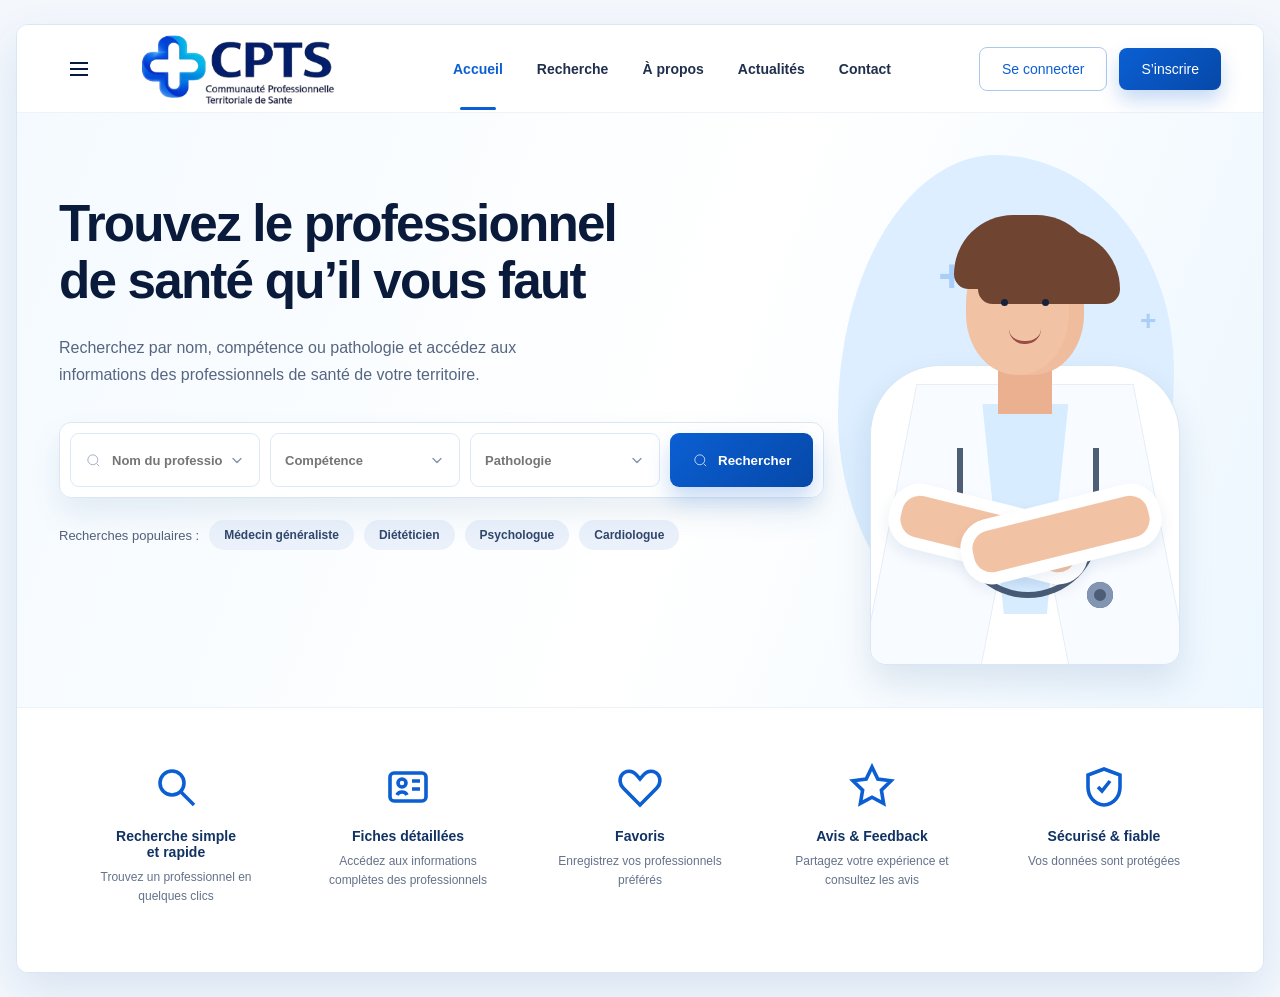
<file: html/index.html>
<!DOCTYPE html>
<html lang="fr">

<head>
    <meta charset="UTF-8" />
    <meta name="viewport" content="width=device-width, initial-scale=1.0" />
    <title>CPTS - Recherche de professionnels de santé</title>
    <link rel="stylesheet" href="../css/index.css">
</head>

<body>
    <main class="page">
        <header id="header">
            <div class="header-left">
                <button class="sidebar-toggle" id="sidebarToggle" aria-label="Ouvrir le menu latéral">
                    <svg width="24" height="24" viewBox="0 0 24 24" fill="none" stroke="currentColor" stroke-width="2">
                        <line x1="3" y1="12" x2="21" y2="12"></line>
                        <line x1="3" y1="6" x2="21" y2="6"></line>
                        <line x1="3" y1="18" x2="21" y2="18"></line>
                    </svg>
                </button>
                <div class="brand">
                    <a href="index.html" class="logo-mark" aria-hidden="true"></a>
                </div>
            </div>

            <nav aria-label="Navigation principale" id="mainNav" style="visibility: hidden;"></nav>

            <div class="header-actions" id="headerActions" style="visibility: hidden;">
                <a href="login.html" class="btn-outline"
                    style="text-decoration: none; display: inline-flex; align-items: center; justify-content: center;">
                    Se connecter
                </a>

                <a href="register.html" class="btn-primary"
                    style="text-decoration: none; display: inline-flex; align-items: center; justify-content: center;">
                    S’inscrire
                </a>
            </div>

            <button class="mobile-toggle" type="button" id="mobileMenu" aria-label="Ouvrir le menu">☰</button>
        </header>

        <section class="hero">
            <div class="hero-content">
                <h1>Trouvez le professionnel<br />de santé qu’il vous faut</h1>
                <p>
                    Recherchez par nom, compétence ou pathologie et accédez aux informations
                    des professionnels de santé de votre territoire.
                </p>

                <form class="search-panel" id="search" autocomplete="on">
                    <label class="field">
                        <svg viewBox="0 0 24 24" fill="none" stroke="currentColor">
                            <circle cx="11" cy="11" r="7"></circle>
                            <path d="M20 20l-3.5-3.5"></path>
                        </svg>
                        <input id="nameInput" type="text" placeholder="Nom du professionnel" />
                    </label>

                    <label class="field">
                        <div class="custom-select">
                            <input id="skillInput" type="text" placeholder="Compétence" autocomplete="on" />
                            <ul id="skillsList" class="dropdown-list"></ul>
                        </div>
                    </label>

                    <label class="field">
                        <div class="custom-select">
                            <input id="pathologyInput" type="text" placeholder="Pathologie" autocomplete="on" />
                            <ul id="pathologyList" class="dropdown-list"></ul>
                        </div>
                    </label>

                    <button class="search-btn" type="submit">
                        <svg width="17" height="17" viewBox="0 0 24 24" fill="none" stroke="currentColor">
                            <circle cx="11" cy="11" r="7"></circle>
                            <path d="M20 20l-3.5-3.5"></path>
                        </svg>
                        Rechercher
                    </button>
                </form>

                <div class="popular" aria-label="Recherches populaires">
                    <span>Recherches populaires :</span>
                    <button class="chip" type="button">Médecin généraliste</button>
                    <button class="chip" type="button">Diététicien</button>
                    <button class="chip" type="button">Psychologue</button>
                    <button class="chip" type="button">Cardiologue</button>
                </div>
            </div>

            <div class="doctor-visual" aria-hidden="true">
                <div class="blob"></div>
                <span class="plus one">+</span>
                <span class="plus two">+</span>
                <span class="plus three">+</span>

                <div class="doctor-card">
                    <div class="doctor-face">
                        <span class="eye left"></span>
                        <span class="eye right"></span>
                        <span class="smile"></span>
                    </div>
                    <div class="neck"></div>
                    <div class="body">
                        <div class="shirt"></div>
                        <div class="stethoscope"></div>
                    </div>
                    <div class="arms"></div>
                </div>
            </div>
        </section>

        <section class="features" aria-label="Fonctionnalités principales">
            <article class="feature">
                <div class="feature-icon">
                    <svg viewBox="0 0 24 24" fill="none" stroke="currentColor">
                        <circle cx="10" cy="10" r="6"></circle>
                        <path d="M14.5 14.5L21 21"></path>
                    </svg>
                </div>
                <h3>Recherche simple<br />et rapide</h3>
                <p>Trouvez un professionnel en quelques clics</p>
            </article>

            <article class="feature">
                <div class="feature-icon">
                    <svg viewBox="0 0 24 24" fill="none" stroke="currentColor">
                        <rect x="3" y="5" width="18" height="14" rx="2"></rect>
                        <circle cx="9" cy="10" r="2"></circle>
                        <path d="M6.5 16c.9-2 4.1-2 5 0"></path>
                        <path d="M14 9h4M14 13h4"></path>
                    </svg>
                </div>
                <h3>Fiches détaillées</h3>
                <p>Accédez aux informations complètes des professionnels</p>
            </article>

            <article class="feature">
                <div class="feature-icon">
                    <svg viewBox="0 0 24 24" fill="none" stroke="currentColor">
                        <path
                            d="M20.8 5.6c-1.8-2.1-5-1.9-6.8.1L12 8l-2-2.3C8.2 3.7 5 3.5 3.2 5.6c-1.7 2-1.5 5 .4 6.9L12 21l8.4-8.5c1.9-1.9 2.1-4.9.4-6.9z">
                        </path>
                    </svg>
                </div>
                <h3>Favoris</h3>
                <p>Enregistrez vos professionnels préférés</p>
            </article>

            <article class="feature">
                <div class="feature-icon">
                    <svg viewBox="0 0 24 24" fill="none" stroke="currentColor">
                        <path d="M12 2l2.9 6 6.6.9-4.8 4.7 1.1 6.6L12 17.1 6.2 20.2l1.1-6.6-4.8-4.7 6.6-.9L12 2z">
                        </path>
                    </svg>
                </div>
                <h3>Avis & Feedback</h3>
                <p>Partagez votre expérience et consultez les avis</p>
            </article>

            <article class="feature">
                <div class="feature-icon">
                    <svg viewBox="0 0 24 24" fill="none" stroke="currentColor">
                        <path d="M12 3l8 3v6c0 5-3.4 8.7-8 9-4.6-.3-8-4-8-9V6l8-3z"></path>
                        <path d="M9 12l2 2 4-5"></path>
                    </svg>
                </div>
                <h3>Sécurisé & fiable</h3>
                <p>Vos données sont protégées</p>
            </article>
        </section>
    </main>

    <div class="toast" id="toast">Recherche lancée</div>

    <script>
        const header = document.getElementById("header");
        const mobileMenu = document.getElementById("mobileMenu");
        const form = document.getElementById("search");
        const toast = document.getElementById("toast");
        const chips = document.querySelectorAll(".chip");
        const nameInput = document.getElementById("nameInput");
        const skillInput = document.getElementById("skillInput");

        mobileMenu.addEventListener("click", () => {
            header.classList.toggle("menu-open");
            mobileMenu.textContent = header.classList.contains("menu-open") ? "×" : "☰";
        });

        function showToast(message) {
            toast.textContent = message;
            toast.classList.add("show");
            setTimeout(() => toast.classList.remove("show"), 2200);
        }

        form.addEventListener("submit", (event) => {
            event.preventDefault();

            const name = nameInput.value.trim();
            const skill = skillInput.value.trim();
            const pathology = document.getElementById("pathologyInput").value.trim();

            if (!name && !skill && !pathology) {
                showToast("Veuillez saisir une recherche");
                return;
            }

            const params = new URLSearchParams();

            if (name) {
                params.set("name", name);
            }

            if (skill) {
                params.set("skill", skill);
            }

            if (pathology) {
                params.set("pathology", pathology);
            }

            window.location.href = `recherche.html?${params.toString()}`;
        });

        chips.forEach((chip) => {
            chip.addEventListener("click", () => {
                skillInput.value = chip.textContent.trim();
                showToast(`Filtre sélectionné : ${chip.textContent.trim()}`);
            });
        });
    </script>

    <div class="sidebar-overlay" id="sidebarOverlay"></div>

    <aside class="app-sidebar" id="appSidebar">
        <div class="sidebar-header">
            <div class="brand">
                <a href="index.html" class="logo-mark" aria-hidden="true" style="width: 120px; height: 30px;"></a>
            </div>
            <button class="close-sidebar" id="closeSidebar">&times;</button>
        </div>

        <div id="sidebarLinks"></div>
    </aside>

    <script src="../js/main.js"></script>
    <script src="../js/script.js"></script>

    <script>
        async function updateHeaderAuth() {
            const headerActions = document.getElementById("headerActions");
            const mainNav = document.getElementById("mainNav");
            const sidebarLinks = document.getElementById("sidebarLinks");

            if (!headerActions) return;

            try {
                const response = await fetch("../php/checkAuth.php", {
                    cache: "no-store"
                });

                const data = await response.json();

                if (data.connected) {
                    headerActions.innerHTML = `
                    <a href="../php/monprofil.php" class="btn-outline"
                        style="text-decoration: none; display: inline-flex; align-items: center; justify-content: center;">
                        Mon profil
                    </a>

                    <a href="../php/logout.php" class="btn-primary"
                        style="text-decoration: none; display: inline-flex; align-items: center; justify-content: center;">
                        Déconnexion
                    </a>
                `;

                    if (data.role === "doctor") {
                        mainNav.innerHTML = `
                        <a href="index.html" class="active">Accueil</a>
                        <a href="apropos.html">À propos</a>
                        <a href="actualite.html">Actualités</a>
                        <a href="contact.html">Contact</a>
                    `;

                        if (sidebarLinks) {
                            sidebarLinks.innerHTML = `
                            <a href="../php/monprofil.php" class="nav-item active">Mon profil</a>
                            <a href="../php/monprofil.php#professional-info" class="nav-item">Mes informations professionnelles</a>
                            <a href="rendezvous.html" class="nav-item">Mes rendez-vous patients</a>
                            <a href="../php/logout.php" class="nav-item logout">Déconnexion</a>
                        `;
                        }
                    } else {
                        mainNav.innerHTML = `
                        <a href="index.html" class="active">Accueil</a>
                        <a href="recherche.html">Recherche</a>
                        <a href="apropos.html">À propos</a>
                        <a href="actualite.html">Actualités</a>
                        <a href="contact.html">Contact</a>
                    `;

                        if (sidebarLinks) {
                            sidebarLinks.innerHTML = `
                            <a href="../php/monprofil.php" class="nav-item active">Mon profil</a>
                            <a href="favoris.html" class="nav-item">Mes favoris</a>
                            <a href="rendezvous.html" class="nav-item">Mes rendez-vous</a>
                            <a href="../php/logout.php" class="nav-item logout">Déconnexion</a>
                        `;
                        }
                    }

                } else {
                    headerActions.innerHTML = `
                    <a href="login.html" class="btn-outline"
                        style="text-decoration: none; display: inline-flex; align-items: center; justify-content: center;">
                        Se connecter
                    </a>

                    <a href="register.html" class="btn-primary"
                        style="text-decoration: none; display: inline-flex; align-items: center; justify-content: center;">
                        S’inscrire
                    </a>
                `;

                    mainNav.innerHTML = `
                    <a href="index.html" class="active">Accueil</a>
                    <a href="recherche.html">Recherche</a>
                    <a href="apropos.html">À propos</a>
                    <a href="actualite.html">Actualités</a>
                    <a href="contact.html">Contact</a>
                `;

                    if (sidebarLinks) {
                        sidebarLinks.innerHTML = `
                    <a href="../php/monprofil.php" class="nav-item active">Mon profil</a>
                    <a href="favoris.html" class="nav-item">Mes favoris</a>
                    <a href="rendezvous.html" class="nav-item">Mes rendez-vous</a>
    `;
                    }
                }

                headerActions.style.visibility = "visible";
                mainNav.style.visibility = "visible";

            } catch (error) {
                console.error("Erreur vérification connexion:", error);
                mainNav.innerHTML = `
    <a href="index.html" class="active">Accueil</a>
    <a href="recherche.html">Recherche</a>
    <a href="apropos.html">À propos</a>
    <a href="actualite.html">Actualités</a>
    <a href="contact.html">Contact</a>
`;

                headerActions.style.visibility = "visible";
                mainNav.style.visibility = "visible";
            }
        }

        updateHeaderAuth();
    </script>
</body>

</html>
</file>
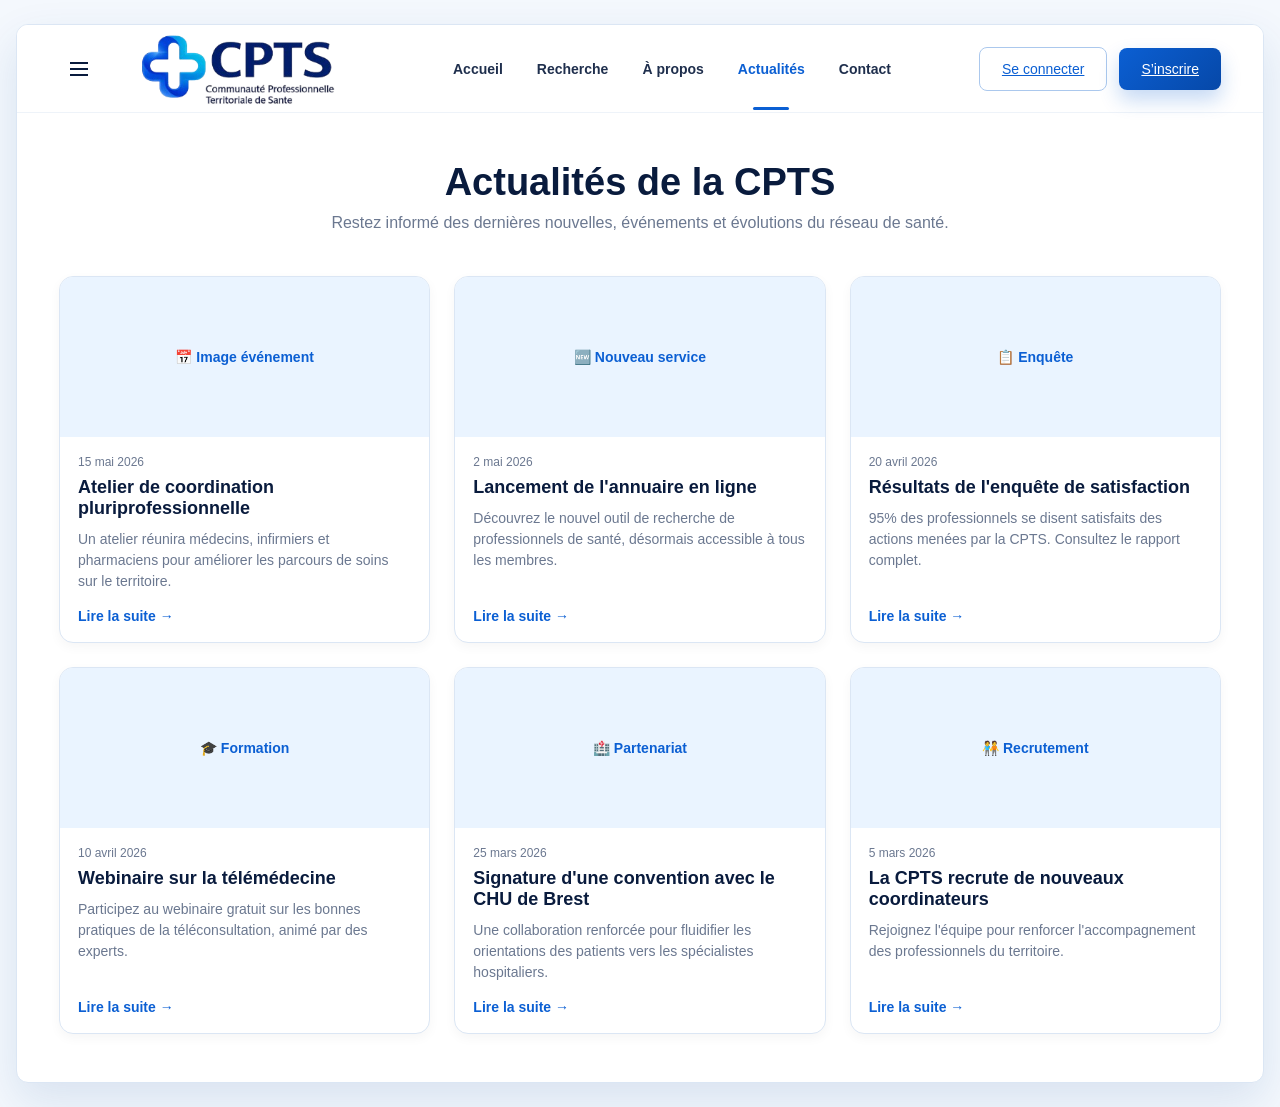
<file: html/actualite.html>
<!DOCTYPE html>
<html lang="fr">
<head>
    <meta charset="UTF-8" />
    <meta name="viewport" content="width=device-width, initial-scale=1.0" />
    <title>CPTS - Actualités</title>
    <link rel="stylesheet" href="../css/index.css" />
    <style>
        /* Styles spécifiques à la page actualités */
        .news-header {
            padding: 48px 42px 20px;
            text-align: center;
        }
        
        .news-header h1 {
            font-size: 38px;
            margin-bottom: 10px;
            color: var(--text);
        }
        .news-header p {
            color: var(--muted);
        }
        .news-grid {
            display: grid;
            grid-template-columns: repeat(auto-fill, minmax(280px, 1fr));
            gap: 24px;
            padding: 24px 42px 48px;
        }
        .news-card {
            background: var(--white);
            border: 1px solid var(--border);
            border-radius: 14px;
            overflow: hidden;
            box-shadow: 0 4px 12px rgba(0,0,0,0.04);
            transition: transform 0.2s;
            display: flex;
            flex-direction: column;
        }
        .news-card:hover {
            transform: translateY(-4px);
            box-shadow: 0 12px 24px rgba(0,0,0,0.08);
        }
        .news-card-img {
            width: 100%;
            height: 160px;
            background: #eaf4ff;
            display: flex;
            align-items: center;
            justify-content: center;
            color: var(--primary);
            font-size: 14px;
            font-weight: 600;
        }
        .news-card-body {
            padding: 18px;
            flex: 1;
            display: flex;
            flex-direction: column;
        }
        .news-date {
            font-size: 12px;
            color: var(--muted);
            margin-bottom: 8px;
        }
        .news-card-title {
            font-size: 18px;
            font-weight: 700;
            margin-bottom: 10px;
            color: var(--text);
        }
        .news-card-text {
            font-size: 14px;
            color: var(--muted);
            line-height: 1.5;
            flex: 1;
        }
        .news-card-link {
            margin-top: 16px;
            color: var(--primary);
            font-weight: 600;
            text-decoration: none;
            display: inline-flex;
            align-items: center;
            gap: 6px;
            font-size: 14px;
        }
        .news-card-link:hover {
            text-decoration: underline;
        }
        @media (max-width: 760px) {
            .news-header, .news-grid {
                padding-left: 24px;
                padding-right: 24px;
            }
        }
    </style>
</head>
<body>
    <main class="page">
        <!-- En-tête identique aux autres pages -->
        <header id="header">
            <div class="header-left">
                <button class="sidebar-toggle" id="sidebarToggle" aria-label="Ouvrir le menu latéral">
                    <svg width="24" height="24" viewBox="0 0 24 24" fill="none" stroke="currentColor" stroke-width="2">
                        <line x1="3" y1="12" x2="21" y2="12"></line>
                        <line x1="3" y1="6" x2="21" y2="6"></line>
                        <line x1="3" y1="18" x2="21" y2="18"></line>
                    </svg>
                </button>
                <div class="brand">
                    <a href="index.html" class="logo-mark" aria-hidden="true"></a>
                </div>
            </div>

            <nav aria-label="Navigation principale">
                <a href="index.html">Accueil</a>
                <a href="recherche.html">Recherche</a>
                <a href="apropos.html">À propos</a>
                <a href="actualite.html" class="active">Actualités</a>
                <a href="contact.html">Contact</a>
            </nav>

            <div class="header-actions">
                <a href="login.html" class="btn-outline">Se connecter</a>
                <a href="register.html" class="btn-primary">S’inscrire</a>
            </div>

            <button class="mobile-toggle" type="button" id="mobileMenu" aria-label="Ouvrir le menu">☰</button>
        </header>

        <!-- Section actualités -->
        <div class="news-header">
            <h1>Actualités de la CPTS</h1>
            <p>Restez informé des dernières nouvelles, événements et évolutions du réseau de santé.</p>
        </div>

        <div class="news-grid">
            <!-- Article 1 -->
            <article class="news-card">
                <div class="news-card-img">📅 Image événement</div>
                <div class="news-card-body">
                    <span class="news-date">15 mai 2026</span>
                    <h3 class="news-card-title">Atelier de coordination pluriprofessionnelle</h3>
                    <p class="news-card-text">
                        Un atelier réunira médecins, infirmiers et pharmaciens pour améliorer les parcours de soins sur le territoire.
                    </p>
                    <a href="#" class="news-card-link">Lire la suite →</a>
                </div>
            </article>

            <!-- Article 2 -->
            <article class="news-card">
                <div class="news-card-img">🆕 Nouveau service</div>
                <div class="news-card-body">
                    <span class="news-date">2 mai 2026</span>
                    <h3 class="news-card-title">Lancement de l'annuaire en ligne</h3>
                    <p class="news-card-text">
                        Découvrez le nouvel outil de recherche de professionnels de santé, désormais accessible à tous les membres.
                    </p>
                    <a href="#" class="news-card-link">Lire la suite →</a>
                </div>
            </article>

            <!-- Article 3 -->
            <article class="news-card">
                <div class="news-card-img">📋 Enquête</div>
                <div class="news-card-body">
                    <span class="news-date">20 avril 2026</span>
                    <h3 class="news-card-title">Résultats de l'enquête de satisfaction</h3>
                    <p class="news-card-text">
                        95% des professionnels se disent satisfaits des actions menées par la CPTS. Consultez le rapport complet.
                    </p>
                    <a href="#" class="news-card-link">Lire la suite →</a>
                </div>
            </article>

            <!-- Article 4 -->
            <article class="news-card">
                <div class="news-card-img">🎓 Formation</div>
                <div class="news-card-body">
                    <span class="news-date">10 avril 2026</span>
                    <h3 class="news-card-title">Webinaire sur la télémédecine</h3>
                    <p class="news-card-text">
                        Participez au webinaire gratuit sur les bonnes pratiques de la téléconsultation, animé par des experts.
                    </p>
                    <a href="#" class="news-card-link">Lire la suite →</a>
                </div>
            </article>

            <!-- Article 5 -->
            <article class="news-card">
                <div class="news-card-img">🏥 Partenariat</div>
                <div class="news-card-body">
                    <span class="news-date">25 mars 2026</span>
                    <h3 class="news-card-title">Signature d'une convention avec le CHU de Brest</h3>
                    <p class="news-card-text">
                        Une collaboration renforcée pour fluidifier les orientations des patients vers les spécialistes hospitaliers.
                    </p>
                    <a href="#" class="news-card-link">Lire la suite →</a>
                </div>
            </article>

            <!-- Article 6 -->
            <article class="news-card">
                <div class="news-card-img">🧑‍🤝‍🧑 Recrutement</div>
                <div class="news-card-body">
                    <span class="news-date">5 mars 2026</span>
                    <h3 class="news-card-title">La CPTS recrute de nouveaux coordinateurs</h3>
                    <p class="news-card-text">
                        Rejoignez l'équipe pour renforcer l'accompagnement des professionnels du territoire.
                    </p>
                    <a href="#" class="news-card-link">Lire la suite →</a>
                </div>
            </article>
        </div>
    </main>

    <!-- Sidebar (identique aux autres pages) -->
    <div class="sidebar-overlay" id="sidebarOverlay"></div>
    <aside class="app-sidebar" id="appSidebar">
        <div class="sidebar-header">
            <div class="brand">
                <a href="index.html" class="logo-mark" aria-hidden="true" style="width: 120px; height: 30px;"></a>
            </div>
            <button class="close-sidebar" id="closeSidebar">&times;</button>
        </div>
        <a href="#" class="nav-item">
            <svg viewBox="0 0 24 24" fill="none" stroke="currentColor">
                <path d="M20 21v-2a4 4 0 0 0-4-4H8a4 4 0 0 0-4 4v2"></path>
                <circle cx="12" cy="7" r="4"></circle>
            </svg>
            Mon profil
        </a>
        <a href="#" class="nav-item">
            <svg viewBox="0 0 24 24" fill="none" stroke="currentColor">
                <path d="M20.8 5.6c-1.8-2.1-5-1.9-6.8.1L12 8l-2-2.3C8.2 3.7 5 3.5 3.2 5.6c-1.7 2-1.5 5 .4 6.9L12 21l8.4-8.5c1.9-1.9 2.1-4.9.4-6.9z"/>
            </svg>
            Mes favoris
        </a>
        <a href="#" class="nav-item">
            <svg viewBox="0 0 24 24" fill="none" stroke="currentColor">
                <rect x="3" y="4" width="18" height="18" rx="2" ry="2"></rect>
                <line x1="16" y1="2" x2="16" y2="6"></line>
                <line x1="8" y1="2" x2="8" y2="6"></line>
                <line x1="3" y1="10" x2="21" y2="10"></line>
            </svg>
            Mes rendez-vous
        </a>
        <a href="login.html" class="nav-item logout">
            <svg viewBox="0 0 24 24" fill="none" stroke="currentColor">
                <path d="M9 21H5a2 2 0 0 1-2-2V5a2 2 0 0 1 2-2h4"></path>
                <polyline points="16 17 21 12 16 7"></polyline>
                <line x1="21" y1="12" x2="9" y2="12"></line>
            </svg>
            Déconnexion
        </a>
    </aside>

    <script src="../js/main.js"></script>
    <script>
        // Gestion du menu mobile
        const header = document.getElementById("header");
        const mobileMenu = document.getElementById("mobileMenu");
        mobileMenu.addEventListener("click", () => {
            header.classList.toggle("menu-open");
            mobileMenu.textContent = header.classList.contains("menu-open") ? "×" : "☰";
        });
    </script>
</body>
</html>
</file>
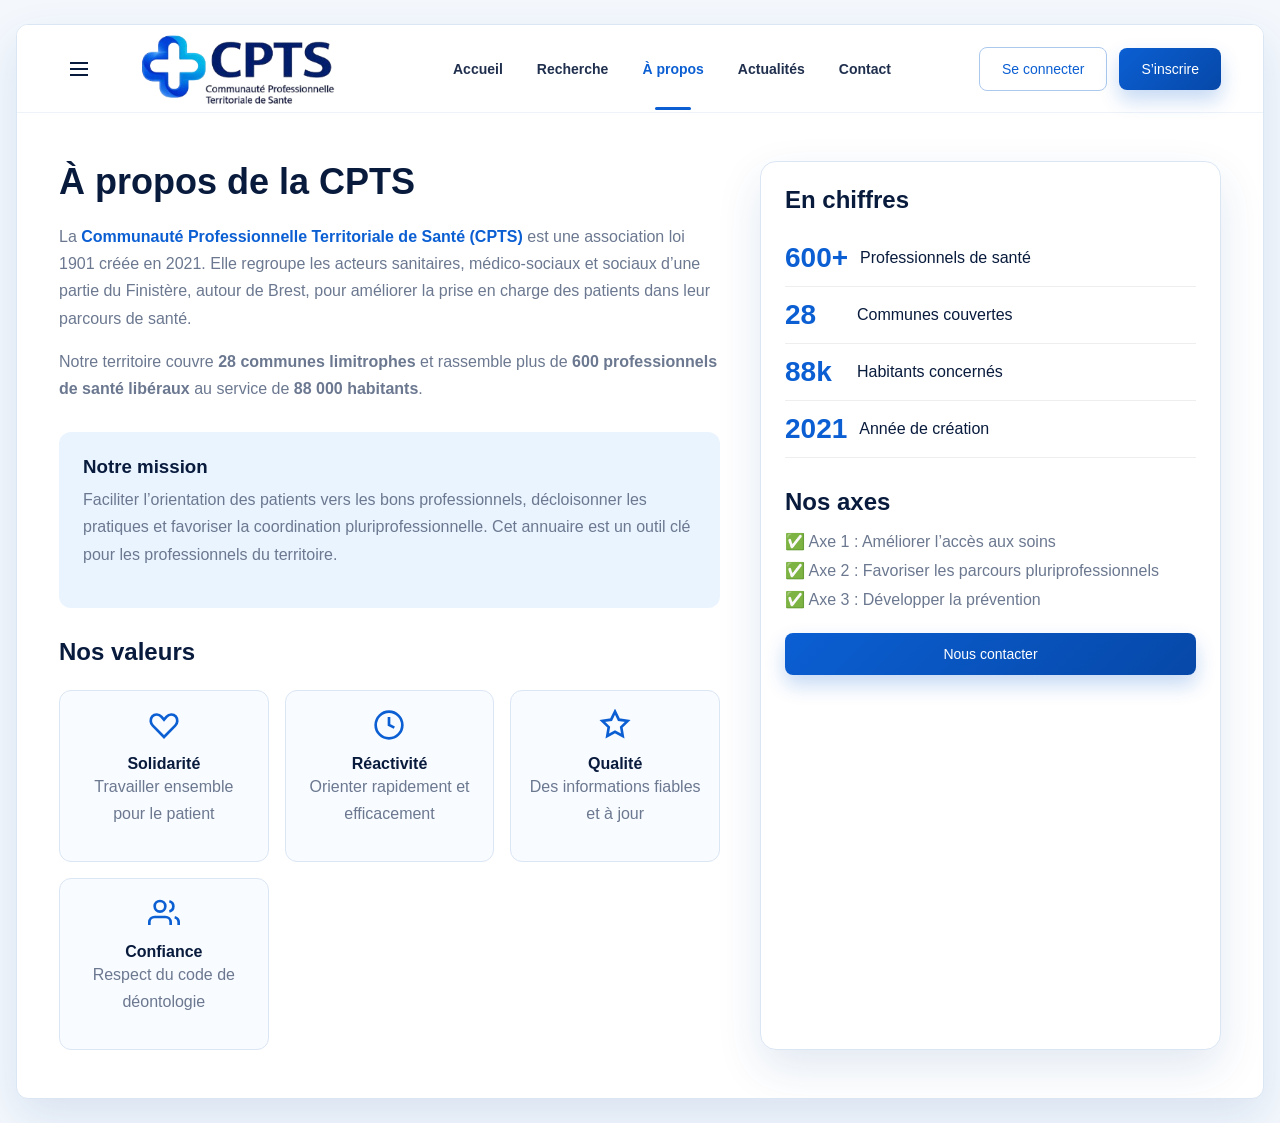
<file: html/apropos.html>
<!DOCTYPE html>
<html lang="fr">

<head>
    <meta charset="UTF-8" />
    <meta name="viewport" content="width=device-width, initial-scale=1.0" />
    <title>CPTS - À propos</title>
    <link rel="stylesheet" href="../css/index.css" />
    <style>
        /* Ajustements spécifiques à la page À propos */
        .about-layout {
            display: flex;
            flex-wrap: wrap;
            gap: 40px;
            padding: 48px 42px;
        }

        .about-text {
            flex: 1 1 500px;
        }

        .about-text h1 {
            font-size: 36px;
            margin-bottom: 20px;
            color: var(--text);
        }

        .about-text p {
            color: var(--muted);
            line-height: 1.7;
            margin-bottom: 16px;
        }

        .about-text .highlight {
            color: var(--primary);
            font-weight: 700;
        }

        .about-side {
            flex: 1 1 300px;
            background: var(--white);
            border-radius: 16px;
            padding: 24px;
            box-shadow: var(--shadow);
            border: 1px solid var(--border);
        }

        .about-side h2 {
            margin-bottom: 16px;
        }

        .stat-item {
            display: flex;
            align-items: center;
            gap: 12px;
            padding: 12px 0;
            border-bottom: 1px solid #eee;
        }

        .stat-item:last-child {
            border-bottom: none;
        }

        .stat-number {
            font-size: 28px;
            font-weight: 800;
            color: var(--primary);
            min-width: 60px;
        }

        .mission-box {
            background: var(--primary-light);
            border-radius: 12px;
            padding: 24px;
            margin: 30px 0;
        }

        .mission-box h3 {
            margin-bottom: 8px;
        }

        .values-grid {
            display: grid;
            grid-template-columns: repeat(auto-fit, minmax(180px, 1fr));
            gap: 16px;
            margin-top: 24px;
        }

        .value-card {
            background: #f8fbff;
            border: 1px solid var(--border);
            border-radius: 12px;
            padding: 18px;
            text-align: center;
        }

        .value-card svg {
            width: 32px;
            height: 32px;
            margin-bottom: 10px;
            color: var(--primary);
        }

        @media (max-width: 760px) {
            .about-layout {
                flex-direction: column;
                padding: 30px 24px;
            }
        }
    </style>
</head>

<body>
    <main class="page">
        <!-- En-tête identique aux autres pages -->
        <header id="header">
            <div class="header-left">
                <button class="sidebar-toggle" id="sidebarToggle" aria-label="Ouvrir le menu latéral">
                    <svg width="24" height="24" viewBox="0 0 24 24" fill="none" stroke="currentColor" stroke-width="2">
                        <line x1="3" y1="12" x2="21" y2="12"></line>
                        <line x1="3" y1="6" x2="21" y2="6"></line>
                        <line x1="3" y1="18" x2="21" y2="18"></line>
                    </svg>
                </button>

                <div class="brand">
                    <a href="index.html" class="logo-mark" aria-hidden="true"></a>
                </div>
            </div>

            <nav aria-label="Navigation principale" id="mainNav" style="visibility: hidden;"></nav>


            <div class="header-actions" id="headerActions" style="visibility: hidden;"></div>

            <button class="mobile-toggle" type="button" id="mobileMenu" aria-label="Ouvrir le menu">☰</button>
        </header>

        <!-- Contenu principal -->
        <div class="about-layout">
            <div class="about-text">
                <h1>À propos de la CPTS</h1>
                <p>
                    La <span class="highlight">Communauté Professionnelle Territoriale de Santé (CPTS)</span>
                    est une association loi 1901 créée en 2021. Elle regroupe les acteurs sanitaires, médico-sociaux et
                    sociaux d’une partie du Finistère, autour de Brest, pour améliorer la prise en charge des patients
                    dans leur parcours de santé.
                </p>
                <p>
                    Notre territoire couvre <strong>28 communes limitrophes</strong> et rassemble plus de
                    <strong>600 professionnels de santé libéraux</strong> au service de <strong>88 000
                        habitants</strong>.
                </p>

                <div class="mission-box">
                    <h3>Notre mission</h3>
                    <p>
                        Faciliter l’orientation des patients vers les bons professionnels, décloisonner les pratiques
                        et favoriser la coordination pluriprofessionnelle. Cet annuaire est un outil clé pour les
                        professionnels du territoire.
                    </p>
                </div>

                <h2>Nos valeurs</h2>
                <div class="values-grid">
                    <div class="value-card">
                        <svg viewBox="0 0 24 24" fill="none" stroke="currentColor" stroke-width="2">
                            <path
                                d="M20.8 5.6c-1.8-2.1-5-1.9-6.8.1L12 8l-2-2.3C8.2 3.7 5 3.5 3.2 5.6c-1.7 2-1.5 5 .4 6.9L12 21l8.4-8.5c1.9-1.9 2.1-4.9.4-6.9z" />
                        </svg>
                        <h4>Solidarité</h4>
                        <p>Travailler ensemble pour le patient</p>
                    </div>
                    <div class="value-card">
                        <svg viewBox="0 0 24 24" fill="none" stroke="currentColor" stroke-width="2">
                            <circle cx="12" cy="12" r="10" />
                            <path d="M12 6v6l4 2" />
                        </svg>
                        <h4>Réactivité</h4>
                        <p>Orienter rapidement et efficacement</p>
                    </div>
                    <div class="value-card">
                        <svg viewBox="0 0 24 24" fill="none" stroke="currentColor" stroke-width="2">
                            <path d="M12 2l2.9 6 6.6.9-4.8 4.7 1.1 6.6L12 17.1 6.2 20.2l1.1-6.6-4.8-4.7 6.6-.9L12 2z" />
                        </svg>
                        <h4>Qualité</h4>
                        <p>Des informations fiables et à jour</p>
                    </div>
                    <div class="value-card">
                        <svg viewBox="0 0 24 24" fill="none" stroke="currentColor" stroke-width="2">
                            <path d="M17 21v-2a4 4 0 0 0-4-4H5a4 4 0 0 0-4 4v2" />
                            <circle cx="9" cy="7" r="4" />
                            <path d="M23 21v-2a4 4 0 0 0-3-3.87" />
                            <path d="M16 3.13a4 4 0 0 1 0 7.75" />
                        </svg>
                        <h4>Confiance</h4>
                        <p>Respect du code de déontologie</p>
                    </div>
                </div>
            </div>

            <!-- Colonne latérale avec chiffres clés -->
            <aside class="about-side">
                <h2>En chiffres</h2>
                <div class="stat-item">
                    <span class="stat-number">600+</span>
                    <span>Professionnels de santé</span>
                </div>
                <div class="stat-item">
                    <span class="stat-number">28</span>
                    <span>Communes couvertes</span>
                </div>
                <div class="stat-item">
                    <span class="stat-number">88k</span>
                    <span>Habitants concernés</span>
                </div>
                <div class="stat-item">
                    <span class="stat-number">2021</span>
                    <span>Année de création</span>
                </div>

                <h2 style="margin-top: 30px;">Nos axes</h2>
                <ul style="list-style: none; padding: 0; color: var(--muted);">
                    <li style="margin-bottom: 10px;">✅ Axe 1 : Améliorer l’accès aux soins</li>
                    <li style="margin-bottom: 10px;">✅ Axe 2 : Favoriser les parcours pluriprofessionnels</li>
                    <li>✅ Axe 3 : Développer la prévention</li>
                </ul>

                <a href="contact.html" class="btn-primary"
                    style="display: inline-flex; align-items: center; justify-content: center; text-decoration: none; margin-top: 24px; width: 100%; box-sizing: border-box;">
                    Nous contacter
                </a>
            </aside>
        </div>
    </main>
    <div class="sidebar-overlay" id="sidebarOverlay"></div>

    <aside class="app-sidebar" id="appSidebar">
        <div class="sidebar-header">
            <div class="brand">
                <a href="index.html" class="logo-mark" aria-hidden="true" style="width: 120px; height: 30px;"></a>
            </div>
            <button class="close-sidebar" id="closeSidebar">&times;</button>
        </div>

        <div id="sidebarLinks"></div>
    </aside>

    <script src="../js/main.js"></script>
    <!-- Scripts -->
    <script>
        // Gestion du menu mobile (identique)
        const header = document.getElementById("header");
        const mobileMenu = document.getElementById("mobileMenu");
        mobileMenu.addEventListener("click", () => {
            header.classList.toggle("menu-open");
            mobileMenu.textContent = header.classList.contains("menu-open") ? "×" : "☰";
        });
    </script>

    <script>
        async function updateHeaderAuth() {
            const headerActions = document.getElementById("headerActions");
            const mainNav = document.getElementById("mainNav");
            const sidebarLinks = document.getElementById("sidebarLinks");

            if (!headerActions || !mainNav) return;

            const currentPage = window.location.pathname.split("/").pop();

            function active(page) {
                return currentPage === page ? 'class="active"' : "";
            }

            try {
                const response = await fetch("../php/checkAuth.php", {
                    cache: "no-store"
                });

                const data = await response.json();

                if (data.connected) {
                    headerActions.innerHTML = `
                    <a href="../php/monprofil.php" class="btn-outline"
                        style="text-decoration: none; display: inline-flex; align-items: center; justify-content: center;">
                        Mon profil
                    </a>

                    <a href="../php/logout.php" class="btn-primary"
                        style="text-decoration: none; display: inline-flex; align-items: center; justify-content: center;">
                        Déconnexion
                    </a>
                `;

                    if (data.role === "doctor") {
                        mainNav.innerHTML = `
                        <a href="index.html" ${active("index.html")}>Accueil</a>
                        <a href="apropos.html" ${active("apropos.html")}>À propos</a>
                        <a href="actualite.html" ${active("actualite.html")}>Actualités</a>
                        <a href="contact.html" ${active("contact.html")}>Contact</a>
                    `;

                        if (sidebarLinks) {
                            sidebarLinks.innerHTML = `
                            <a href="../php/monprofil.php" class="nav-item active">
                                Mon profil
                            </a>

                            <a href="../php/monprofil.php#professional-info" class="nav-item">
                                Mes informations professionnelles
                            </a>

                            <a href="rendezvous.html" class="nav-item">
                                Mes rendez-vous patients
                            </a>

                            <a href="../php/logout.php" class="nav-item logout">
                                Déconnexion
                            </a>
                        `;
                        }

                    } else {
                        mainNav.innerHTML = `
                        <a href="index.html" ${active("index.html")}>Accueil</a>
                        <a href="recherche.html" ${active("recherche.html")}>Recherche</a>
                        <a href="apropos.html" ${active("apropos.html")}>À propos</a>
                        <a href="actualite.html" ${active("actualite.html")}>Actualités</a>
                        <a href="contact.html" ${active("contact.html")}>Contact</a>
                    `;

                        if (sidebarLinks) {
                            sidebarLinks.innerHTML = `
                            <a href="../php/monprofil.php" class="nav-item active">
                                Mon profil
                            </a>

                            <a href="favoris.html" class="nav-item">
                                Mes favoris
                            </a>

                            <a href="rendezvous.html" class="nav-item">
                                Mes rendez-vous
                            </a>

                            <a href="../php/logout.php" class="nav-item logout">
                                Déconnexion
                            </a>
                        `;
                        }
                    }

                } else {
                    headerActions.innerHTML = `
                    <a href="login.html" class="btn-outline"
                        style="text-decoration: none; display: inline-flex; align-items: center; justify-content: center;">
                        Se connecter
                    </a>

                    <a href="register.html" class="btn-primary"
                        style="text-decoration: none; display: inline-flex; align-items: center; justify-content: center;">
                        S’inscrire
                    </a>
                `;

                    mainNav.innerHTML = `
                    <a href="index.html" ${active("index.html")}>Accueil</a>
                    <a href="recherche.html" ${active("recherche.html")}>Recherche</a>
                    <a href="apropos.html" ${active("apropos.html")}>À propos</a>
                    <a href="actualite.html" ${active("actualite.html")}>Actualités</a>
                    <a href="contact.html" ${active("contact.html")}>Contact</a>
                `;

                    if (sidebarLinks) {
                        sidebarLinks.innerHTML = `
                        <a href="login.html" class="nav-item">Se connecter</a>
                        <a href="register.html" class="nav-item">S’inscrire</a>
                    `;
                    }
                }

                headerActions.style.visibility = "visible";
                mainNav.style.visibility = "visible";

            } catch (error) {
                console.error("Erreur vérification connexion:", error);

                headerActions.innerHTML = `
                <a href="login.html" class="btn-outline"
                    style="text-decoration: none; display: inline-flex; align-items: center; justify-content: center;">
                    Se connecter
                </a>

                <a href="register.html" class="btn-primary"
                    style="text-decoration: none; display: inline-flex; align-items: center; justify-content: center;">
                    S’inscrire
                </a>
            `;

                mainNav.innerHTML = `
                <a href="index.html" ${active("index.html")}>Accueil</a>
                <a href="recherche.html" ${active("recherche.html")}>Recherche</a>
                <a href="apropos.html" ${active("apropos.html")}>À propos</a>
                <a href="actualite.html" ${active("actualite.html")}>Actualités</a>
                <a href="contact.html" ${active("contact.html")}>Contact</a>
            `;

                headerActions.style.visibility = "visible";
                mainNav.style.visibility = "visible";
            }
        }

        updateHeaderAuth();
    </script>
</body>

</html>
</file>
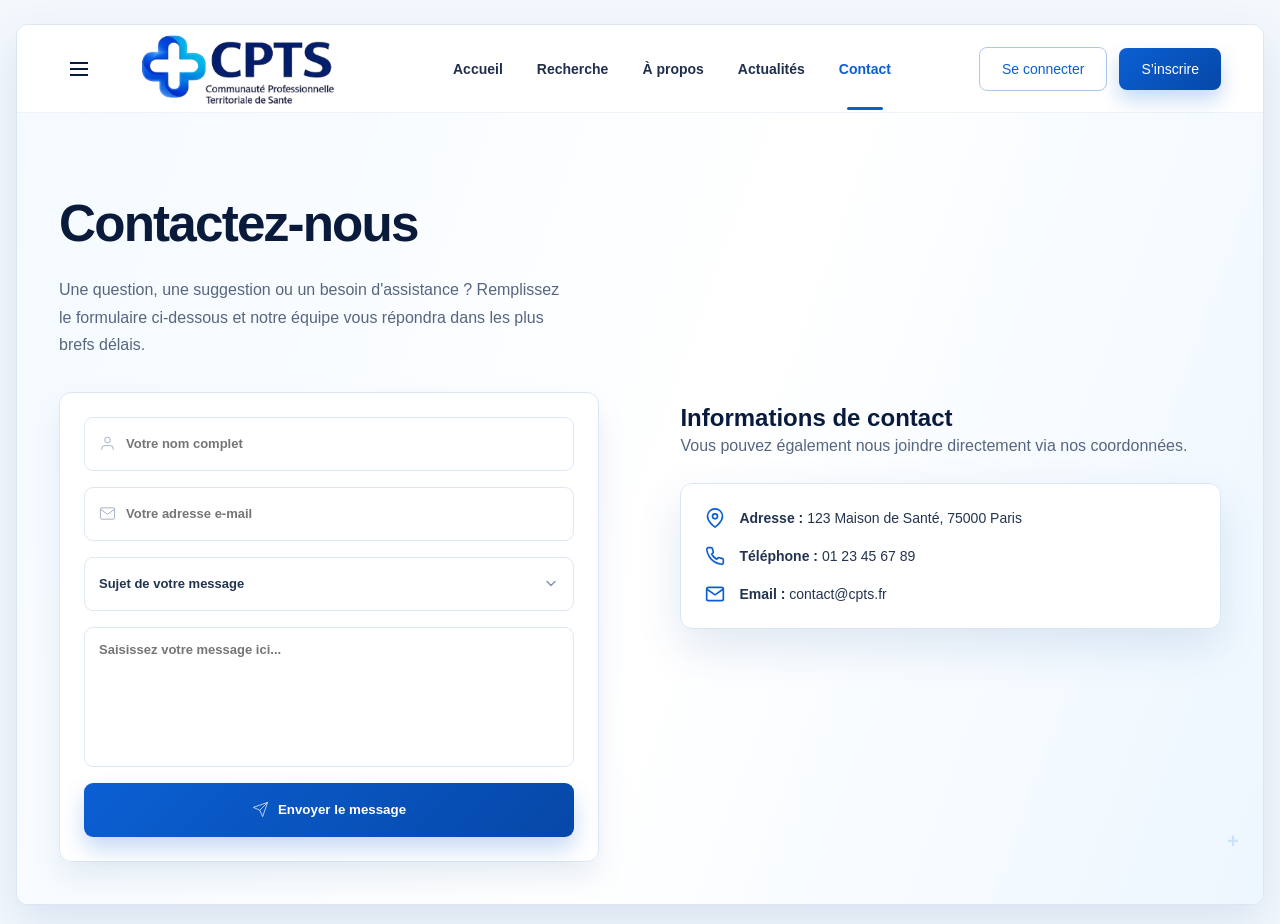
<file: html/contact.html>
<!DOCTYPE html>
<html lang="fr">

<head>
    <meta charset="UTF-8" />
    <meta name="viewport" content="width=device-width, initial-scale=1.0" />
    <title>CPTS - Contactez-nous</title>
    <link rel="stylesheet" href="../css/index.css">
    <style>
        /* Ajustements spécifiques à la page contact sans toucher au index.css */
        .contact-layout {
            align-items: center;
        }

        .contact-form {
            grid-template-columns: 1fr;
            /* Force l'empilement vertical */
            gap: 16px;
            padding: 24px;
            width: 100%;
            max-width: 540px;
        }

        /* CORRECTION 1 : Annule les 190px de base pour remplir tout le panneau */
        .contact-form .field {
            width: 100%;
        }

        /* CORRECTION 2 : Supprime la flèche de menu déroulant des champs texte normaux */
        .contact-form input[type="text"],
        .contact-form input[type="email"] {
            background-image: none;
            padding-right: 0;
        }

        .textarea-field {
            min-height: 140px;
            align-items: flex-start;
            padding-top: 14px;
        }

        .textarea-field textarea {
            width: 100%;
            height: 100%;
            border: 0;
            outline: none;
            background: transparent;
            font-size: 13px;
            font-weight: 600;
            color: var(--text);
            resize: none;
            font-family: inherit;
        }

        .info-card {
            background: var(--white);
            border: 1px solid var(--border);
            border-radius: 12px;
            padding: 24px;
            box-shadow: var(--shadow);
            margin-bottom: 24px;
        }

        .info-item {
            display: flex;
            align-items: center;
            gap: 14px;
            margin-bottom: 18px;
            color: #23344f;
            font-size: 14px;
        }

        .info-item:last-child {
            margin-bottom: 0;
        }

        .info-item svg {
            color: var(--primary);
            flex-shrink: 0;
        }
    </style>
</head>

<body>
    <main class="page">
        <header id="header">
            <div class="header-left">
                <button class="sidebar-toggle" id="sidebarToggle" aria-label="Ouvrir le menu latéral">
                    <svg width="24" height="24" viewBox="0 0 24 24" fill="none" stroke="currentColor" stroke-width="2">
                        <line x1="3" y1="12" x2="21" y2="12"></line>
                        <line x1="3" y1="6" x2="21" y2="6"></line>
                        <line x1="3" y1="18" x2="21" y2="18"></line>
                    </svg>
                </button>
                <div class="brand">
                    <a href="index.html" class="logo-mark" aria-hidden="true"></a>
                </div>
            </div>

            <nav aria-label="Navigation principale" id="mainNav" style="visibility: hidden;"></nav>

            <div class="header-actions" id="headerActions" style="visibility: hidden;"></div>

            <button class="mobile-toggle" type="button" id="mobileMenu" aria-label="Ouvrir le menu">☰</button>
        </header>

        <section class="hero contact-layout">
            <div class="hero-content">
                <h1>Contactez-nous</h1>
                <p>
                    Une question, une suggestion ou un besoin d'assistance ?
                    Remplissez le formulaire ci-dessous et notre équipe vous répondra dans les plus brefs délais.
                </p>

                <form class="search-panel contact-form" id="contactForm">
                    <label class="field">
                        <svg width="17" height="17" viewBox="0 0 24 24" fill="none" stroke="currentColor">
                            <path d="M20 21v-2a4 4 0 0 0-4-4H8a4 4 0 0 0-4 4v2"></path>
                            <circle cx="12" cy="7" r="4"></circle>
                        </svg>
                        <input id="nameInput" type="text" placeholder="Votre nom complet" required />
                    </label>

                    <label class="field">
                        <svg width="17" height="17" viewBox="0 0 24 24" fill="none" stroke="currentColor">
                            <path d="M4 4h16c1.1 0 2 .9 2 2v12c0 1.1-.9 2-2 2H4c-1.1 0-2-.9-2-2V6c0-1.1.9-2 2-2z">
                            </path>
                            <polyline points="22,6 12,13 2,6"></polyline>
                        </svg>
                        <input id="emailInput" type="email" placeholder="Votre adresse e-mail" required />
                    </label>

                    <label class="field">
                        <select id="subjectInput" required>
                            <option value="" disabled selected>Sujet de votre message</option>
                            <option value="support">Support technique / Bug</option>
                            <option value="partenariat">Devenir partenaire (Professionnel)</option>
                            <option value="information">Demande d'information générale</option>
                            <option value="autre">Autre demande</option>
                        </select>
                    </label>

                    <label class="field textarea-field">
                        <textarea id="messageInput" placeholder="Saisissez votre message ici..." required></textarea>
                    </label>

                    <button class="search-btn" type="submit" style="justify-content: center; width: 100%;">
                        <svg width="17" height="17" viewBox="0 0 24 24" fill="none" stroke="currentColor">
                            <line x1="22" y1="2" x2="11" y2="13"></line>
                            <polygon points="22 2 15 22 11 13 2 9 22 2"></polygon>
                        </svg>
                        Envoyer le message
                    </button>
                </form>
            </div>

            <div class="hero-content" style="position: relative; z-index: 2;">
                <h2>Informations de contact</h2>
                <p style="margin-bottom: 24px;">Vous pouvez également nous joindre directement via nos coordonnées.</p>

                <div class="info-card">
                    <div class="info-item">
                        <svg width="20" height="20" viewBox="0 0 24 24" fill="none" stroke="currentColor"
                            stroke-width="2">
                            <path d="M21 10c0 7-9 13-9 13s-9-6-9-13a9 9 0 0 1 18 0z"></path>
                            <circle cx="12" cy="10" r="3"></circle>
                        </svg>
                        <span><strong>Adresse :</strong> 123 Maison de Santé, 75000 Paris</span>
                    </div>
                    <div class="info-item">
                        <svg width="20" height="20" viewBox="0 0 24 24" fill="none" stroke="currentColor"
                            stroke-width="2">
                            <path
                                d="M22 16.92v3a2 2 0 0 1-2.18 2 19.79 19.79 0 0 1-8.63-3.07 19.5 19.5 0 0 1-6-6 19.79 19.79 0 0 1-3.07-8.67A2 2 0 0 1 4.11 2h3a2 2 0 0 1 2 1.72 12.84 12.84 0 0 0 .7 2.81 2 2 0 0 1-.45 2.11L8.09 9.91a16 16 0 0 0 6 6l1.27-1.27a2 2 0 0 1 2.11-.45 12.84 12.84 0 0 0 2.81.7A2 2 0 0 1 22 16.92z">
                            </path>
                        </svg>
                        <span><strong>Téléphone :</strong> 01 23 45 67 89</span>
                    </div>
                    <div class="info-item">
                        <svg width="20" height="20" viewBox="0 0 24 24" fill="none" stroke="currentColor"
                            stroke-width="2">
                            <path d="M4 4h16c1.1 0 2 .9 2 2v12c0 1.1-.9 2-2 2H4c-1.1 0-2-.9-2-2V6c0-1.1.9-2 2-2z">
                            </path>
                            <polyline points="22,6 12,13 2,6"></polyline>
                        </svg>
                        <span><strong>Email :</strong> contact@cpts.fr</span>
                    </div>
                </div>

                <div class="doctor-visual" aria-hidden="true"
                    style="position: absolute; right: -50px; bottom: -100px; opacity: 0.5; transform: scale(0.7); z-index: -1;">
                    <div class="blob" style="background: #eaf4ff;"></div>
                    <span class="plus one">+</span>
                    <span class="plus two">+</span>
                </div>
            </div>
        </section>

    </main>

    <div class="toast" id="toast">Message envoyé avec succès !</div>

    <script>
        const header = document.getElementById("header");
        const mobileMenu = document.getElementById("mobileMenu");
        const form = document.getElementById("contactForm");
        const toast = document.getElementById("toast");

        mobileMenu.addEventListener("click", () => {
            header.classList.toggle("menu-open");
            mobileMenu.textContent = header.classList.contains("menu-open") ? "×" : "☰";
        });

        function showToast(message) {
            toast.textContent = message;
            toast.classList.add("show");
            setTimeout(() => toast.classList.remove("show"), 2500);
        }

        form.addEventListener("submit", (event) => {
            event.preventDefault();
            showToast("Votre message a été envoyé avec succès !");
            form.reset();
        });
    </script>

    <div class="sidebar-overlay" id="sidebarOverlay"></div>

    <aside class="app-sidebar" id="appSidebar">
        <div class="sidebar-header">
            <div class="brand">
                <a href="index.html" class="logo-mark" aria-hidden="true" style="width: 120px; height: 30px;"></a>
            </div>
            <button class="close-sidebar" id="closeSidebar">&times;</button>
        </div>

        <div id="sidebarLinks"></div>
    </aside>

    <script src="../js/main.js"></script>

    <script src="../js/main.js"></script>

    <script>
        async function updateHeaderAuth() {
            const headerActions = document.getElementById("headerActions");
            const mainNav = document.getElementById("mainNav");
            const sidebarLinks = document.getElementById("sidebarLinks");

            if (!headerActions || !mainNav) return;

            const currentPage = window.location.pathname.split("/").pop();

            function active(page) {
                return currentPage === page ? 'class="active"' : "";
            }

            try {
                const response = await fetch("../php/checkAuth.php", {
                    cache: "no-store"
                });

                const data = await response.json();

                if (data.connected) {
                    headerActions.innerHTML = `
                    <a href="../php/monprofil.php" class="btn-outline"
                        style="text-decoration: none; display: inline-flex; align-items: center; justify-content: center;">
                        Mon profil
                    </a>

                    <a href="../php/logout.php" class="btn-primary"
                        style="text-decoration: none; display: inline-flex; align-items: center; justify-content: center;">
                        Déconnexion
                    </a>
                `;

                    if (data.role === "doctor") {
                        mainNav.innerHTML = `
                        <a href="index.html" ${active("index.html")}>Accueil</a>
                        <a href="apropos.html" ${active("apropos.html")}>À propos</a>
                        <a href="actualite.html" ${active("actualite.html")}>Actualités</a>
                        <a href="contact.html" ${active("contact.html")}>Contact</a>
                    `;

                        if (sidebarLinks) {
                            sidebarLinks.innerHTML = `
                            <a href="../php/monprofil.php" class="nav-item active">
                                Mon profil
                            </a>

                            <a href="../php/monprofil.php#professional-info" class="nav-item">
                                Mes informations professionnelles
                            </a>

                            <a href="rendezvous.html" class="nav-item">
                                Mes rendez-vous patients
                            </a>

                            <a href="../php/logout.php" class="nav-item logout">
                                Déconnexion
                            </a>
                        `;
                        }

                    } else {
                        mainNav.innerHTML = `
                        <a href="index.html" ${active("index.html")}>Accueil</a>
                        <a href="recherche.html" ${active("recherche.html")}>Recherche</a>
                        <a href="apropos.html" ${active("apropos.html")}>À propos</a>
                        <a href="actualite.html" ${active("actualite.html")}>Actualités</a>
                        <a href="contact.html" ${active("contact.html")}>Contact</a>
                    `;

                        if (sidebarLinks) {
                            sidebarLinks.innerHTML = `
                            <a href="../php/monprofil.php" class="nav-item active">
                                Mon profil
                            </a>

                            <a href="favoris.html" class="nav-item">
                                Mes favoris
                            </a>

                            <a href="rendezvous.html" class="nav-item">
                                Mes rendez-vous
                            </a>

                            <a href="../php/logout.php" class="nav-item logout">
                                Déconnexion
                            </a>
                        `;
                        }
                    }

                } else {
                    headerActions.innerHTML = `
                    <a href="login.html" class="btn-outline"
                        style="text-decoration: none; display: inline-flex; align-items: center; justify-content: center;">
                        Se connecter
                    </a>

                    <a href="register.html" class="btn-primary"
                        style="text-decoration: none; display: inline-flex; align-items: center; justify-content: center;">
                        S’inscrire
                    </a>
                `;

                    mainNav.innerHTML = `
                    <a href="index.html" ${active("index.html")}>Accueil</a>
                    <a href="recherche.html" ${active("recherche.html")}>Recherche</a>
                    <a href="apropos.html" ${active("apropos.html")}>À propos</a>
                    <a href="actualite.html" ${active("actualite.html")}>Actualités</a>
                    <a href="contact.html" ${active("contact.html")}>Contact</a>
                `;

                    if (sidebarLinks) {
                        sidebarLinks.innerHTML = `
                        <a href="login.html" class="nav-item">Se connecter</a>
                        <a href="register.html" class="nav-item">S’inscrire</a>
                    `;
                    }
                }

                headerActions.style.visibility = "visible";
                mainNav.style.visibility = "visible";

            } catch (error) {
                console.error("Erreur vérification connexion:", error);

                headerActions.innerHTML = `
                <a href="login.html" class="btn-outline"
                    style="text-decoration: none; display: inline-flex; align-items: center; justify-content: center;">
                    Se connecter
                </a>

                <a href="register.html" class="btn-primary"
                    style="text-decoration: none; display: inline-flex; align-items: center; justify-content: center;">
                    S’inscrire
                </a>
            `;

                mainNav.innerHTML = `
                <a href="index.html" ${active("index.html")}>Accueil</a>
                <a href="recherche.html" ${active("recherche.html")}>Recherche</a>
                <a href="apropos.html" ${active("apropos.html")}>À propos</a>
                <a href="actualite.html" ${active("actualite.html")}>Actualités</a>
                <a href="contact.html" ${active("contact.html")}>Contact</a>
            `;

                headerActions.style.visibility = "visible";
                mainNav.style.visibility = "visible";
            }
        }

        updateHeaderAuth();
    </script>
</body>

</html>
</file>
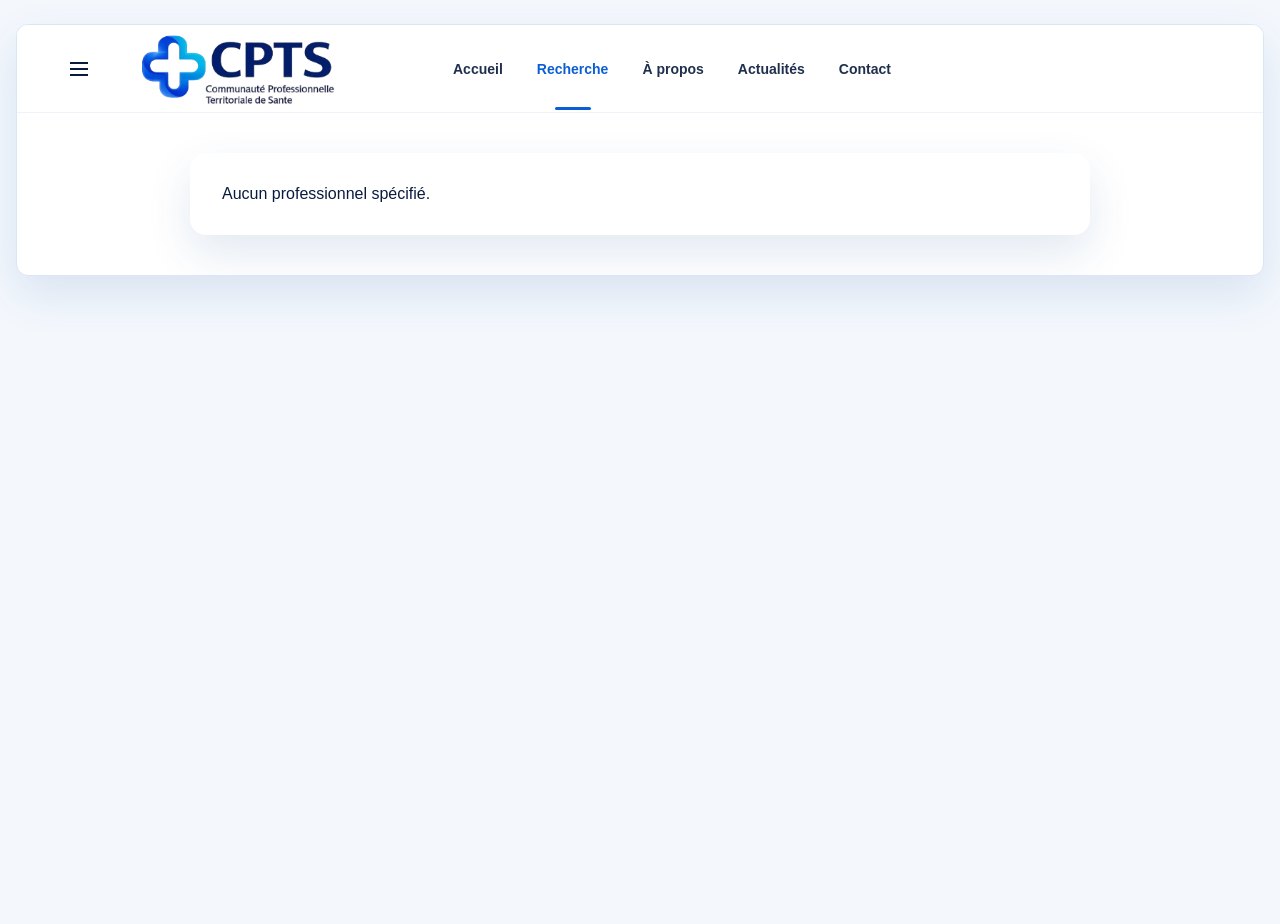
<file: html/fiche.html>
<!DOCTYPE html>
<html lang="fr">

<head>
    <meta charset="UTF-8" />
    <meta name="viewport" content="width=device-width, initial-scale=1.0" />
    <title>Fiche professionnel - CPTS</title>
    <link rel="stylesheet" href="../css/index.css" />
    <style>
        .fiche-container {
            max-width: 900px;
            margin: 40px auto;
            padding: 32px;
            background: var(--white);
            border-radius: 16px;
            box-shadow: var(--shadow);
        }

        .fiche-header {
            display: flex;
            gap: 24px;
            align-items: center;
            margin-bottom: 30px;
        }

        .avatar-large {
            width: 100px;
            height: 100px;
            background: var(--primary-light);
            border-radius: 50%;
            display: flex;
            align-items: center;
            justify-content: center;
            font-size: 36px;
            color: var(--primary);
            font-weight: 700;
        }

        .fiche-title h1 {
            margin: 0 0 6px;
            font-size: 32px;
        }

        .fiche-title p {
            margin: 0;
            color: var(--muted);
        }

        .fiche-section {
            margin-bottom: 28px;
            padding-bottom: 20px;
            border-bottom: 1px solid var(--border);
        }

        .fiche-section:last-child {
            border-bottom: none;
        }

        .fiche-section h2 {
            font-size: 20px;
            margin-bottom: 12px;
            color: var(--text);
        }

        .info-grid {
            display: grid;
            grid-template-columns: repeat(auto-fill, minmax(200px, 1fr));
            gap: 16px;
        }

        .info-item {
            display: flex;
            align-items: center;
            gap: 10px;
            font-size: 14px;
        }

        .tag {
            display: inline-block;
            padding: 6px 14px;
            background: #eef3f9;
            border-radius: 999px;
            margin: 4px;
            font-size: 13px;
        }

        .btn-favoris,
        .btn-feedback,
        .btn-print {
            display: inline-flex;
            align-items: center;
            gap: 8px;
            padding: 10px 18px;
            border-radius: 8px;
            font-weight: 600;
            cursor: pointer;
            border: 1px solid var(--border);
            background: var(--white);
            margin-right: 10px;
        }

        .btn-favoris.active {
            background: #fff0f0;
            color: #d6324b;
        }

        .feedback-modal {
            display: none;
            position: fixed;
            top: 0;
            left: 0;
            right: 0;
            bottom: 0;
            background: rgba(0, 0, 0, 0.4);
            z-index: 100;
            align-items: center;
            justify-content: center;
        }

        .feedback-modal.open {
            display: flex;
        }

        .modal-content {
            background: white;
            padding: 24px;
            border-radius: 16px;
            max-width: 500px;
            width: 90%;
        }

        @media print {

            header,
            .btn-favoris,
            .btn-feedback,
            .btn-print,
            .sidebar-overlay,
            .app-sidebar {
                display: none !important;
            }

            .fiche-container {
                box-shadow: none;
                border: none;
            }
        }
    </style>
</head>

<body>
    <main class="page">
        <header id="header">
            <!-- menu identique aux autres pages, ajout du toggle sidebar -->
            <div class="header-left">
                <button class="sidebar-toggle" id="sidebarToggle" aria-label="Menu">
                    <svg width="24" height="24" viewBox="0 0 24 24" fill="none" stroke="currentColor" stroke-width="2">
                        <line x1="3" y1="12" x2="21" y2="12"></line>
                        <line x1="3" y1="6" x2="21" y2="6"></line>
                        <line x1="3" y1="18" x2="21" y2="18"></line>
                    </svg>
                </button>
                <div class="brand">
                    <a href="index.html" class="logo-mark" aria-hidden="true"></a>
                </div>
            </div>
            <nav aria-label="Navigation principale">
                <a href="index.html">Accueil</a>
                <a href="recherche.html" class="active">Recherche</a>
                <a href="apropos.html">À propos</a>
                <a href="actualite.html">Actualités</a>
                <a href="contact.html">Contact</a>
            </nav>
            <div class="header-actions" id="headerActions" style="visibility: hidden;">
                <a href="login.html" class="btn-outline">Se connecter</a>
                <a href="register.html" class="btn-primary">S’inscrire</a>
            </div>
            <button class="mobile-toggle" type="button" id="mobileMenu" aria-label="Ouvrir le menu">☰</button>
        </header>

        <div class="fiche-container" id="ficheContainer">
            Chargement...
        </div>
    </main>

    <!-- Modal feedback -->
    <div class="feedback-modal" id="feedbackModal">
        <div class="modal-content">
            <h2>Signaler une information</h2>
            <form id="feedbackForm">
                <label>Type de signalement
                    <select id="feedbackType" required>
                        <option value="">-- Choisir --</option>
                        <option value="obsolète">Information obsolète</option>
                        <option value="manquant">Thème non traité</option>
                        <option value="autre">Autre</option>
                    </select>
                </label>
                <label>Message
                    <textarea id="feedbackMsg" rows="4" required></textarea>
                </label>
                <button type="submit" class="btn-primary">Envoyer</button>
                <button type="button" id="closeFeedbackModal" class="btn-outline">Annuler</button>
            </form>
        </div>
    </div>

    <div class="sidebar-overlay" id="sidebarOverlay"></div>
    <aside class="app-sidebar" id="appSidebar">
        <!-- ... idem autres pages ... -->
    </aside>

    <script src="../js/main.js"></script>
    <script>
        // Récupération de l'ID depuis l'URL
        const params = new URLSearchParams(window.location.search);
        const professionalId = params.get("id");

        if (!professionalId) {
            document.getElementById("ficheContainer").innerHTML = "<p>Aucun professionnel spécifié.</p>";
        } else {
            chargerFiche(professionalId);
        }

        async function chargerFiche(id) {
            try {
                const response = await fetch(`../php/get_fiche.php?id=${encodeURIComponent(id)}`);

                if (!response.ok) {
                    throw new Error("Erreur réseau");
                }

                const data = await response.json();

                if (!data.success) {
                    document.getElementById("ficheContainer").innerHTML =
                        `<p>${data.message || "Professionnel introuvable."}</p>`;
                    return;
                }

                afficherFiche(data);

            } catch (error) {
                console.error(error);
                document.getElementById("ficheContainer").innerHTML =
                    "<p>Erreur lors du chargement de la fiche.</p>";
            }
        }

        function afficherFiche(data) {
            const pro = data.professional;
            const specialities = data.specialities || [];
            const pathologies = data.pathologies || [];

            const displayName =
                pro.full_name ||
                `${pro.first_name || ""} ${pro.last_name || ""}`.trim() ||
                "Professionnel de santé";

            const initiales = displayName
                .split(" ")
                .map(word => word.charAt(0))
                .join("")
                .substring(0, 2)
                .toUpperCase();

            const isAvailable = pro.is_available == 1;

            const html = `
        <div class="fiche-header">
            <div class="avatar-large">${initiales}</div>

            <div class="fiche-title">
                <h1>${displayName}</h1>
                <p>${pro.job_title || "Professionnel de santé"}</p>
                <p>${pro.address || ""} ${pro.postal_code || ""} ${pro.city || ""}</p>
                <p>
                    <strong>${isAvailable ? "Disponible" : "Bientôt disponible"}</strong>
                </p>
            </div>
        </div>

        <div class="fiche-section">
            <h2>Coordonnées</h2>

            <div class="info-grid">
                <p>📞 Téléphone : ${pro.phone || "Non renseigné"}</p>
                <p>✉️ Email : ${pro.email || "Non renseigné"}</p>
            </div>
        </div>

        <div class="fiche-section">
            <h2>Description</h2>
            <p>${pro.description || "Aucune description renseignée."}</p>
        </div>

        <div class="fiche-section">
            <h2>Compétences</h2>
            <div>
                ${specialities.length > 0
                    ? specialities.map(s => `<span class="tag">${s.name}</span>`).join("")
                    : "Aucune compétence renseignée."
                }
            </div>
        </div>

        <div class="fiche-section">
            <h2>Pathologies prises en charge</h2>
            <div>
                ${pathologies.length > 0
                    ? pathologies.map(p => `<span class="tag">${p.name}</span>`).join("")
                    : "Aucune pathologie renseignée."
                }
            </div>
        </div>

        <div style="margin-top: 20px;">
            <button class="btn-favoris" id="btnFavoris" data-id="${pro.id}">
                ⭐ Ajouter aux favoris
            </button>

            <button class="btn-print" onclick="window.print()">
                🖨️ Imprimer
            </button>
        </div>
    `;

            document.getElementById("ficheContainer").innerHTML = html;
        }
    </script>

    <script>
        async function updateHeaderAuth() {
            const headerActions = document.getElementById("headerActions");

            if (!headerActions) return;

            try {
                const response = await fetch("../php/checkAuth.php", {
                    cache: "no-store"
                });

                const data = await response.json();

                if (data.connected) {
                    headerActions.innerHTML = `
                    <a href="../php/monprofil.php" class="btn-outline"
                        style="text-decoration: none; display: inline-flex; align-items: center; justify-content: center;">
                        Mon profil
                    </a>

                    <a href="../php/logout.php" class="btn-primary"
                        style="text-decoration: none; display: inline-flex; align-items: center; justify-content: center;">
                        Déconnexion
                    </a>
                `;
                } else {
                    headerActions.innerHTML = `
                    <a href="login.html" class="btn-outline"
                        style="text-decoration: none; display: inline-flex; align-items: center; justify-content: center;">
                        Se connecter
                    </a>

                    <a href="register.html" class="btn-primary"
                        style="text-decoration: none; display: inline-flex; align-items: center; justify-content: center;">
                        S’inscrire
                    </a>
                `;
                }
            } catch (error) {
                console.error("Erreur vérification connexion:", error);
            }
        }

        updateHeaderAuth();
    </script>
</body>

</html>
</file>
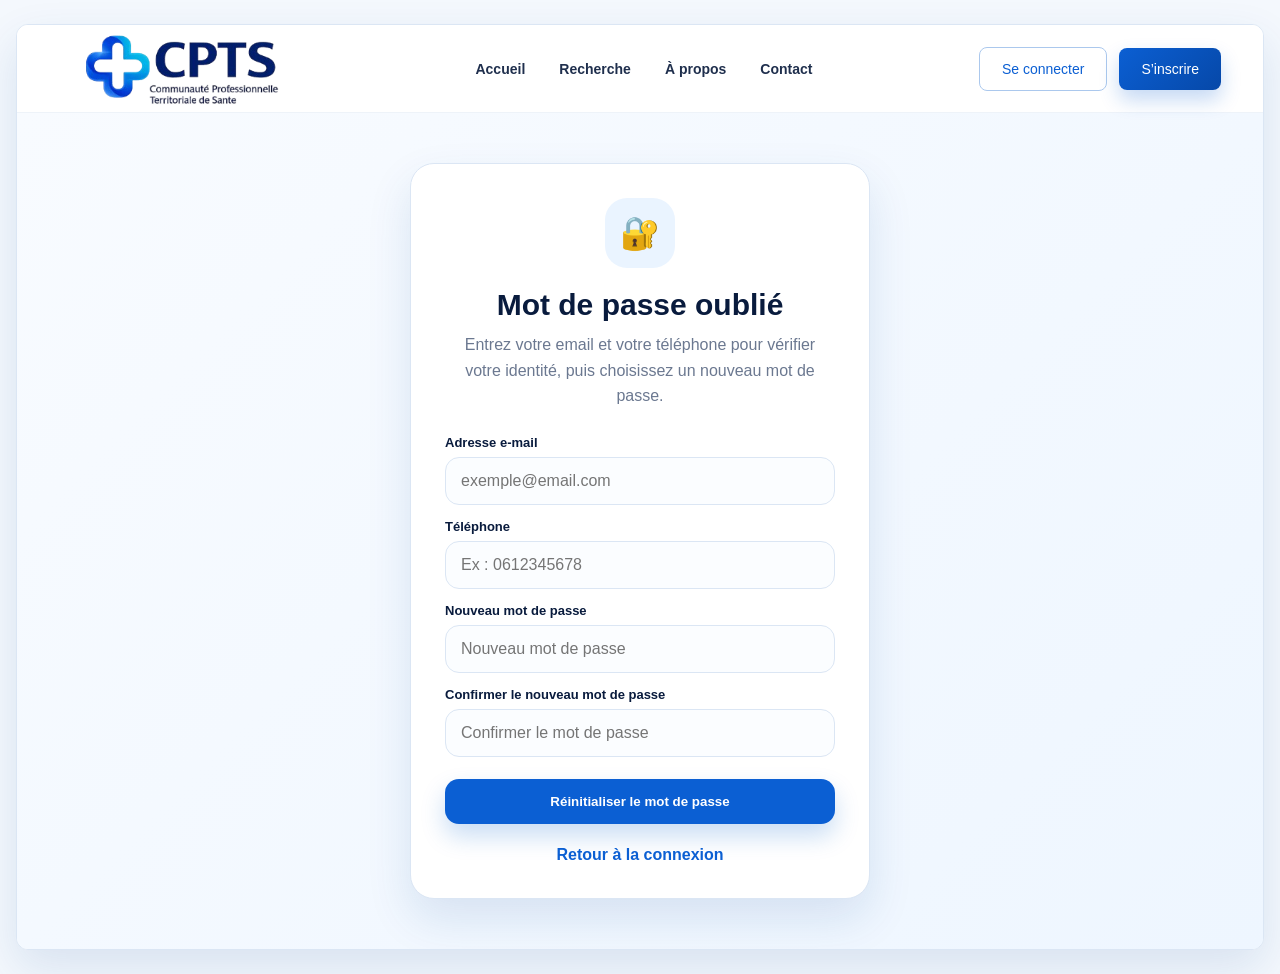
<file: html/forgot_password.html>
<!DOCTYPE html>
<html lang="fr">

<head>
    <meta charset="UTF-8">
    <meta name="viewport" content="width=device-width, initial-scale=1.0">
    <title>CPTS - Mot de passe oublié</title>
    <link rel="stylesheet" href="../css/index.css">

    <style>
        .forgot-page {
            min-height: 75vh;
            display: flex;
            align-items: center;
            justify-content: center;
            padding: 50px 20px;
            background: linear-gradient(135deg, #f8fbff 0%, #eef6ff 100%);
        }

        .forgot-card {
            width: 100%;
            max-width: 460px;
            background: white;
            border: 1px solid var(--border);
            border-radius: 24px;
            padding: 34px;
            box-shadow: 0 20px 45px rgba(18, 76, 145, 0.12);
        }

        .forgot-icon {
            width: 70px;
            height: 70px;
            border-radius: 22px;
            background: var(--primary-light);
            color: var(--primary);
            display: grid;
            place-items: center;
            font-size: 32px;
            margin: 0 auto 20px;
        }

        .forgot-card h1 {
            text-align: center;
            color: var(--text);
            font-size: 30px;
            margin-bottom: 10px;
        }

        .forgot-card p {
            text-align: center;
            color: var(--muted);
            line-height: 1.6;
            margin-bottom: 26px;
        }

        .forgot-form {
            display: flex;
            flex-direction: column;
            gap: 14px;
        }

        .forgot-field {
            display: flex;
            flex-direction: column;
            gap: 7px;
        }

        .forgot-field span {
            font-size: 13px;
            font-weight: 800;
            color: var(--text);
        }

        .forgot-field input {
            width: 100%;
            border: 1px solid var(--border);
            border-radius: 14px;
            padding: 14px 15px;
            font: inherit;
            outline: none;
            background: #fbfdff;
        }

        .forgot-field input:focus {
            border-color: var(--primary);
            box-shadow: 0 0 0 4px var(--primary-light);
            background: white;
        }

        .forgot-btn {
            width: 100%;
            border-radius: 14px;
            padding: 15px;
            margin-top: 8px;
            background: var(--primary);
            color: white;
            font-weight: 900;
            box-shadow: 0 12px 24px rgba(11, 99, 206, 0.22);
        }

        .forgot-back {
            text-align: center;
            margin-top: 22px;
        }

        .forgot-back a {
            color: var(--primary);
            font-weight: 800;
            text-decoration: none;
        }

        .forgot-back a:hover {
            text-decoration: underline;
        }

        @media (max-width: 520px) {
            .forgot-card {
                padding: 26px 20px;
            }

            .forgot-card h1 {
                font-size: 26px;
            }
        }
    </style>
</head>

<body>
    <main class="page">
        <header id="header">
            <div class="brand">
                <a href="index.html" class="logo-mark" aria-hidden="true"></a>
            </div>

            <nav aria-label="Navigation principale">
                <a href="index.html">Accueil</a>
                <a href="recherche.html">Recherche</a>
                <a href="apropos.html">À propos</a>
                <a href="contact.html">Contact</a>
            </nav>

            <div class="header-actions">
                <a href="login.html" class="btn-outline"
                    style="text-decoration:none; display:inline-flex; align-items:center; justify-content:center;">
                    Se connecter
                </a>
                <a href="register.html" class="btn-primary"
                    style="text-decoration:none; display:inline-flex; align-items:center; justify-content:center;">
                    S’inscrire
                </a>
            </div>

            <button class="mobile-toggle" type="button" id="mobileMenu" aria-label="Ouvrir le menu">☰</button>
        </header>

        <section class="forgot-page">
            <div class="forgot-card">
                <div class="forgot-icon">🔐</div>

                <h1>Mot de passe oublié</h1>
                <p>
                    Entrez votre email et votre téléphone pour vérifier votre identité,
                    puis choisissez un nouveau mot de passe.
                </p>

                <form class="forgot-form" id="forgotForm">
                    <label class="forgot-field">
                        <span>Adresse e-mail</span>
                        <input id="emailInput" type="email" placeholder="exemple@email.com" required>
                    </label>

                    <label class="forgot-field">
                        <span>Téléphone</span>
                        <input id="phoneInput" type="tel" placeholder="Ex : 0612345678" required>
                    </label>

                    <label class="forgot-field">
                        <span>Nouveau mot de passe</span>
                        <input id="newPasswordInput" type="password" placeholder="Nouveau mot de passe" required>
                    </label>

                    <label class="forgot-field">
                        <span>Confirmer le nouveau mot de passe</span>
                        <input id="confirmPasswordInput" type="password" placeholder="Confirmer le mot de passe" required>
                    </label>

                    <button class="forgot-btn" type="submit">
                        Réinitialiser le mot de passe
                    </button>
                </form>

                <div class="forgot-back">
                    <a href="login.html">Retour à la connexion</a>
                </div>
            </div>
        </section>
    </main>

    <div class="toast" id="toast">Message</div>

    <script>
        const header = document.getElementById("header");
        const mobileMenu = document.getElementById("mobileMenu");
        const form = document.getElementById("forgotForm");
        const toast = document.getElementById("toast");

        if (mobileMenu) {
            mobileMenu.addEventListener("click", () => {
                header.classList.toggle("menu-open");
                mobileMenu.textContent = header.classList.contains("menu-open") ? "×" : "☰";
            });
        }

        function showToast(message) {
            toast.textContent = message;
            toast.classList.add("show");
            setTimeout(() => toast.classList.remove("show"), 2500);
        }

        form.addEventListener("submit", async (event) => {
            event.preventDefault();

            const email = document.getElementById("emailInput").value.trim();
            const phone = document.getElementById("phoneInput").value.trim();
            const newPassword = document.getElementById("newPasswordInput").value;
            const confirmPassword = document.getElementById("confirmPasswordInput").value;

            if (newPassword !== confirmPassword) {
                showToast("Les mots de passe ne correspondent pas.");
                return;
            }

            if (newPassword.length < 8) {
                showToast("Le mot de passe doit contenir au moins 8 caractères.");
                return;
            }

            try {
                const response = await fetch("../php/forgotPassword.php", {
                    method: "POST",
                    headers: {
                        "Content-Type": "application/x-www-form-urlencoded"
                    },
                    body: new URLSearchParams({
                        email: email,
                        phone: phone,
                        new_password: newPassword,
                        confirm_password: confirmPassword
                    })
                });

                const data = await response.json();

                if (!data.success) {
                    showToast(data.message || "Impossible de modifier le mot de passe.");
                    return;
                }

                showToast("Mot de passe modifié avec succès.");

                setTimeout(() => {
                    window.location.href = "login.html";
                }, 1000);

            } catch (error) {
                console.error(error);
                showToast("Erreur serveur.");
            }
        });
    </script>
</body>

</html>
</file>
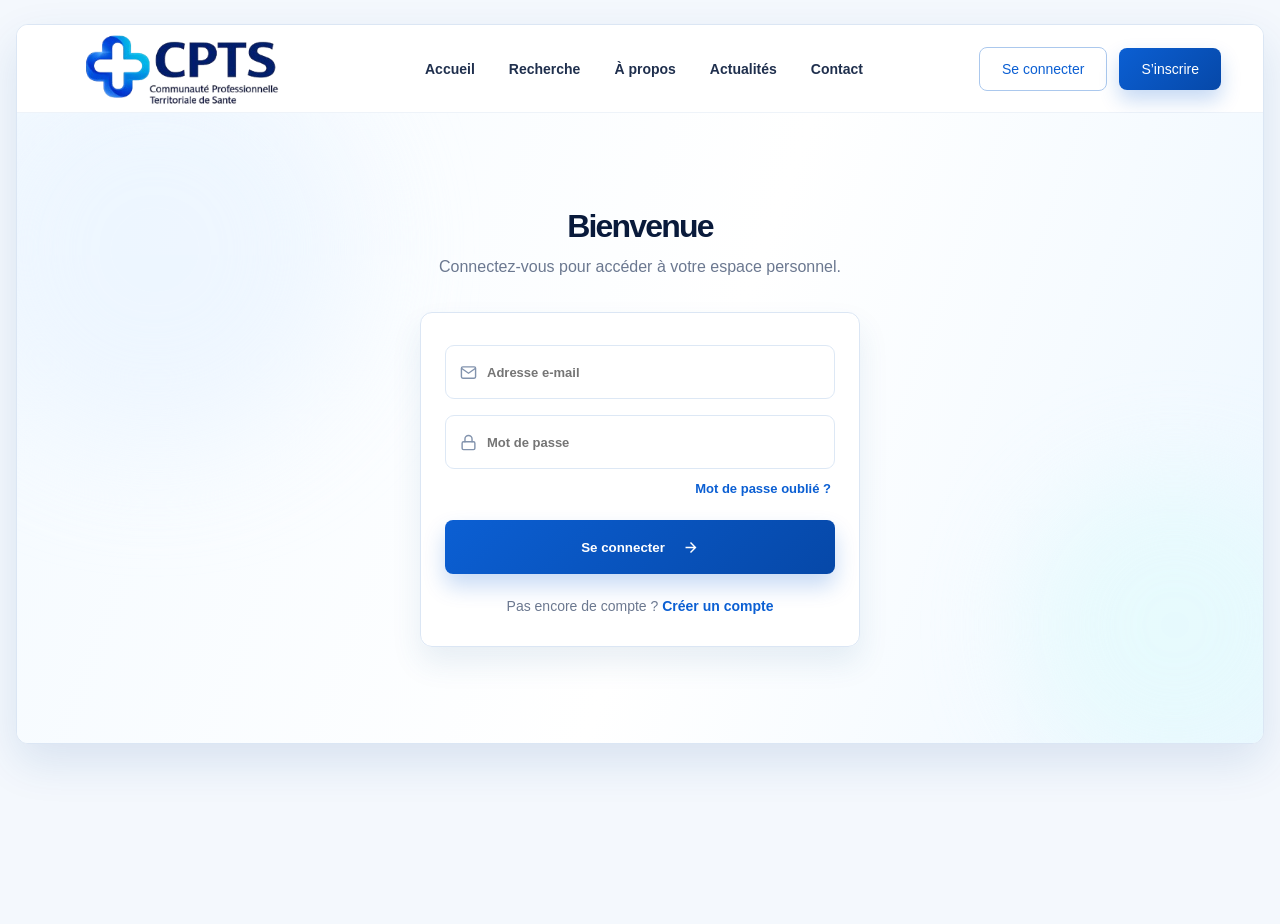
<file: html/login.html>
<!DOCTYPE html>
<html lang="fr">

<head>
    <meta charset="UTF-8" />
    <meta name="viewport" content="width=device-width, initial-scale=1.0" />
    <title>CPTS - Connexion</title>
    <link rel="stylesheet" href="../css/index.css">
    <style>
        /* Ajustements spécifiques à la page de connexion */
        .login-layout {
            display: flex;
            justify-content: center;
            align-items: center;
            min-height: 70vh;
            /* Permet de centrer verticalement le formulaire */
            position: relative;
            padding: 40px 24px;
        }

        .login-wrapper {
            width: 100%;
            max-width: 440px;
            z-index: 2;
            text-align: center;
        }

        .login-wrapper h1 {
            margin-bottom: 8px;
            font-size: 32px;
        }

        .login-wrapper p {
            margin-bottom: 32px;
            color: var(--muted);
        }

        .login-form {
            grid-template-columns: 1fr;
            gap: 0;
            padding: 32px 24px;
            text-align: left;
        }

        .login-form .field {
            width: 100%;
            margin-bottom: 16px;
        }

        /* Supprime les flèches des inputs et force la largeur */
        .login-form input[type="email"],
        .login-form input[type="password"] {
            background-image: none;
            padding-right: 0;
            width: 100%;
        }

        .login-options {
            display: flex;
            justify-content: space-between;
            align-items: center;
            font-size: 13px;
            margin-bottom: 24px;
            padding: 0 4px;
        }

        .login-options label {
            display: flex;
            align-items: center;
            gap: 8px;
            color: var(--muted);
            cursor: pointer;
        }

        .login-options a {
            color: var(--primary);
            text-decoration: none;
            font-weight: 600;
        }

        .login-options a:hover {
            text-decoration: underline;
        }

        .register-link {
            text-align: center;
            margin-top: 24px;
            font-size: 14px;
            color: var(--muted);
        }

        .register-link a {
            color: var(--primary);
            font-weight: 600;
            text-decoration: none;
        }

        .register-link a:hover {
            text-decoration: underline;
        }

        /* Éléments décoratifs en arrière-plan */
        .login-decor {
            position: absolute;
            top: 50%;
            left: 50%;
            transform: translate(-50%, -50%);
            width: 100%;
            height: 100%;
            z-index: 1;
            pointer-events: none;
            overflow: hidden;
        }

        .blob-1 {
            position: absolute;
            width: 400px;
            height: 400px;
            background: #eaf4ff;
            border-radius: 50%;
            top: -10%;
            left: -5%;
            filter: blur(60px);
            opacity: 0.7;
        }

        .blob-2 {
            position: absolute;
            width: 300px;
            height: 300px;
            background: #e0fbfc;
            border-radius: 50%;
            bottom: -5%;
            right: -5%;
            filter: blur(50px);
            opacity: 0.6;
        }
    </style>
</head>

<body>
    <main class="page">
        <header id="header">
            <div class="brand">
                <a href="index.html" class="logo-mark" aria-hidden="true"></a>
            </div>

            <nav aria-label="Navigation principale">
                <a href="index.html">Accueil</a>
                <a href="recherche.html">Recherche</a>
                <a href="apropos.html">À propos</a>
                <a href="actualite.html">Actualités</a>
                <a href="contact.html">Contact</a>
            </nav>

            <div class="header-actions">
                <a href="login.html" class="btn-outline"
                    style="text-decoration: none; display: inline-flex; align-items: center; justify-content: center;">Se
                    connecter</a>
                <a href="register.html" class="btn-primary"
                    style="text-decoration: none; display: inline-flex; align-items: center; justify-content: center;">
                    S’inscrire
                </a>
            </div>
            <button class="mobile-toggle" type="button" id="mobileMenu" aria-label="Ouvrir le menu">☰</button>
        </header>

        <section class="hero login-layout">
            <div class="login-decor">
                <div class="blob-1"></div>
                <div class="blob-2"></div>
            </div>

            <div class="login-wrapper">
                <h1>Bienvenue</h1>
                <p>Connectez-vous pour accéder à votre espace personnel.</p>

                <form class="search-panel login-form" id="loginForm" autocomplete="off">

                    <label class="field">
                        <svg width="17" height="17" viewBox="0 0 24 24" fill="none" stroke="currentColor"
                            stroke-width="2">
                            <path d="M4 4h16c1.1 0 2 .9 2 2v12c0 1.1-.9 2-2 2H4c-1.1 0-2-.9-2-2V6c0-1.1.9-2 2-2z">
                            </path>
                            <polyline points="22,6 12,13 2,6"></polyline>
                        </svg>
                        <input id="emailInput" type="email" placeholder="Adresse e-mail" required autocomplete="off" />
                    </label>

                    <label class="field" style="margin-bottom: 12px;">
                        <svg width="17" height="17" viewBox="0 0 24 24" fill="none" stroke="currentColor"
                            stroke-width="2" stroke-linecap="round" stroke-linejoin="round">
                            <rect x="3" y="11" width="18" height="11" rx="2" ry="2"></rect>
                            <path d="M7 11V7a5 5 0 0 1 10 0v4"></path>
                        </svg>
                        <input id="passwordInput" type="password" placeholder="Mot de passe" required autocomplete="off"/>
                    </label>

                    <div class="login-options" style="justify-content: flex-end;">
                        <a href="forgot_password.html">Mot de passe oublié ?</a>
                    </div>

                    <button class="search-btn" type="submit"
                        style="justify-content: center; width: 100%; border-radius: 8px;">
                        Se connecter
                        <svg width="17" height="17" viewBox="0 0 24 24" fill="none" stroke="currentColor"
                            stroke-width="2" style="margin-left: 8px;">
                            <path d="M5 12h14M12 5l7 7-7 7"></path>
                        </svg>
                    </button>

                    <div class="register-link">
                        Pas encore de compte ? <a href="register.html">Créer un compte</a>
                    </div>
                </form>
            </div>
        </section>

    </main>

    <div class="toast" id="toast">Connexion réussie !</div>

    <script>
        fetch("../php/checkAuth.php", { cache: "no-store" })
            .then(response => response.json())
            .then(data => {
                if (data.connected) {
                    window.location.href = "../php/monprofil.php";
                }
            });

        const header = document.getElementById("header");
        const mobileMenu = document.getElementById("mobileMenu");
        const form = document.getElementById("loginForm");
        const toast = document.getElementById("toast");

        // Gestion du menu mobile
        if (mobileMenu) {
            mobileMenu.addEventListener("click", () => {
                header.classList.toggle("menu-open");
                mobileMenu.textContent = header.classList.contains("menu-open") ? "×" : "☰";
            });
        }

        // Fonction pour afficher la notification (Toast)
        function showToast(message) {
            toast.textContent = message;
            toast.classList.add("show");
            setTimeout(() => toast.classList.remove("show"), 2500);
        }

        // Soumission du formulaire
        form.addEventListener("submit", async (event) => {
            event.preventDefault();

            const email = document.getElementById("emailInput").value.trim();
            const password = document.getElementById("passwordInput").value;

            try {
const response = await fetch("../php/login.php", {
                    method: "POST",
                    headers: {
                        "Content-Type": "application/x-www-form-urlencoded"
                    },
                    body: new URLSearchParams({
                        email: email,
                        password: password
                    })
                });

                const data = await response.json();

                if (!data.success) {
                    showToast(data.message || "Email ou mot de passe incorrect.");
                    return;
                }

                showToast("Connexion réussie !");

                setTimeout(() => {
                    window.location.href = "../php/monprofil.php";
                }, 800);

            } catch (error) {
                console.error(error);
                showToast("Erreur serveur. Vérifiez login.php.");
            }
        });
    </script>
</body>

</html>
</file>
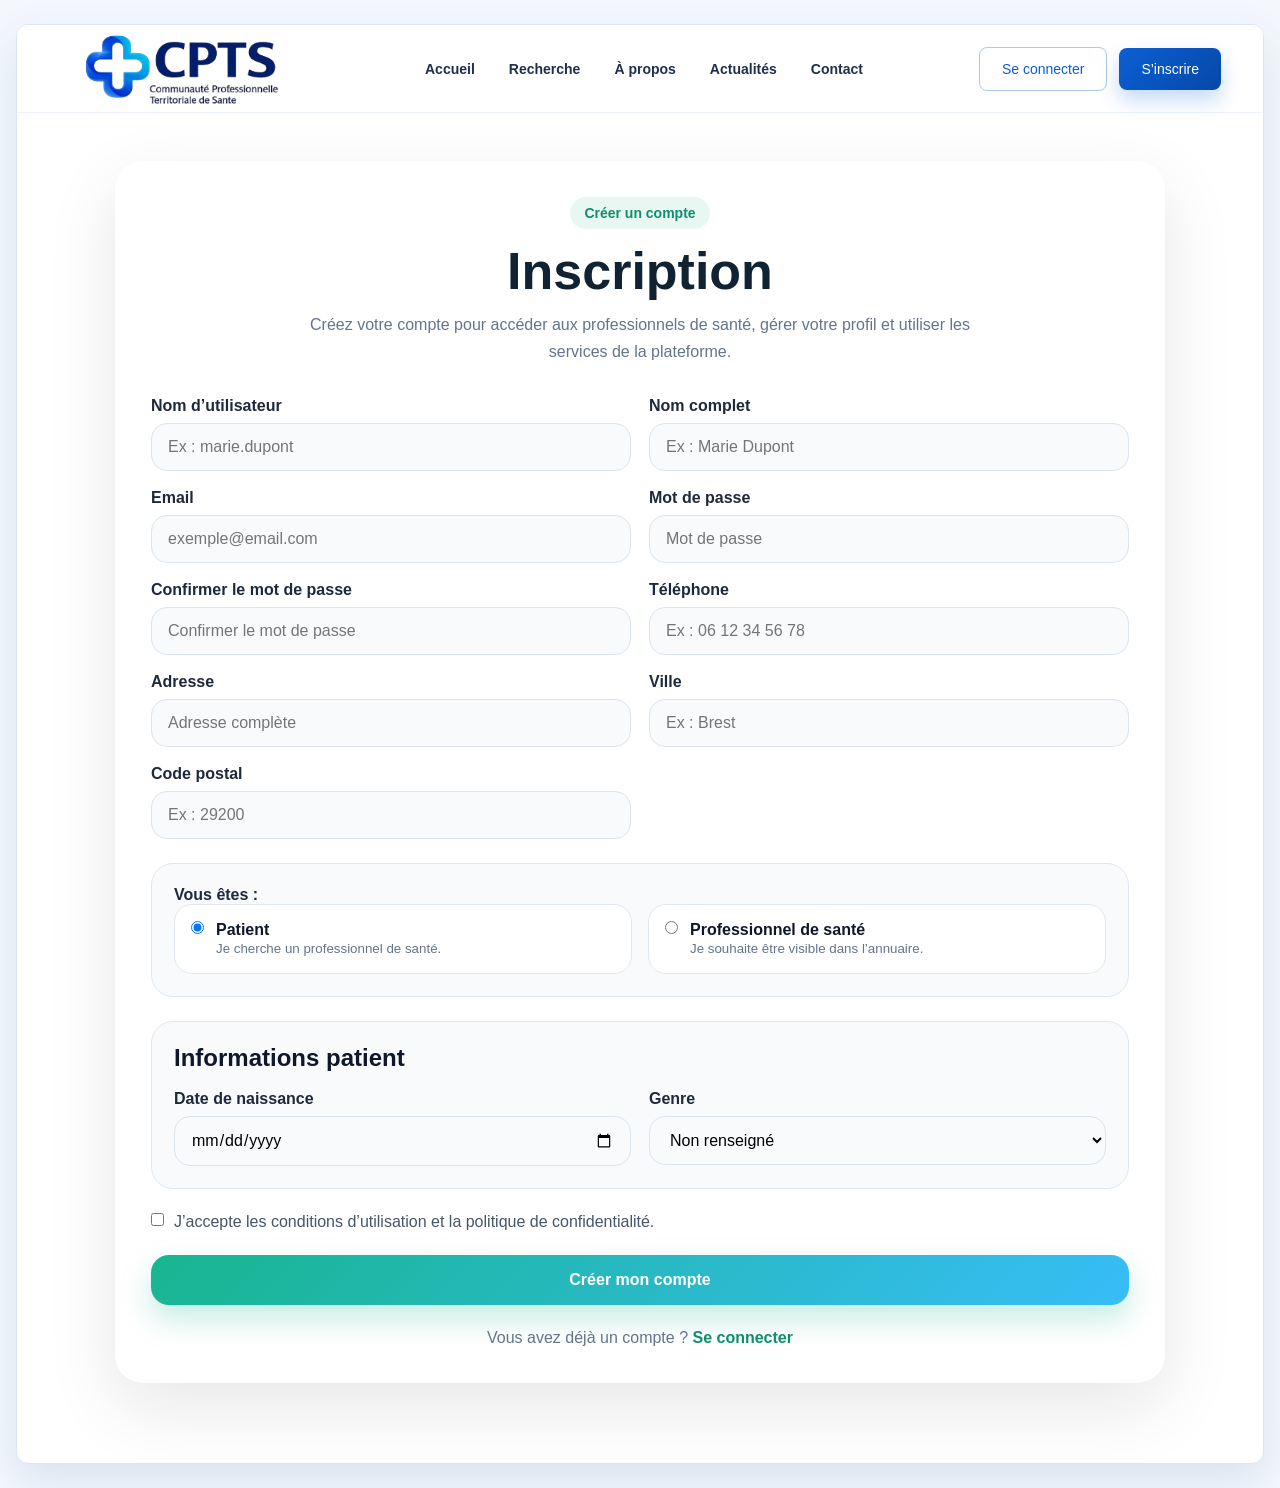
<file: html/register.html>
<!DOCTYPE html>
<html lang="fr">

<head>
    <meta charset="UTF-8" />
    <meta name="viewport" content="width=device-width, initial-scale=1.0" />
    <title>CPTS - Inscription</title>
    <link rel="stylesheet" href="../css/index.css">
</head>

<body>
    <main class="page">
        <header id="header">
            <div class="brand">
                <a href="index.html" class="logo-mark" aria-hidden="true"></a>
            </div>

            <nav aria-label="Navigation principale">
                <a href="index.html">Accueil</a>
                <a href="recherche.html">Recherche</a>
                <a href="apropos.html">À propos</a>
                <a href="actualite.html">Actualités</a>
                <a href="contact.html">Contact</a>
            </nav>

            <div class="header-actions">
                <a href="login.html" class="btn-outline"
                    style="text-decoration: none; display: inline-flex; align-items: center; justify-content: center;">
                    Se connecter
                </a>
                <a href="register.html" class="btn-primary"
                    style="text-decoration: none; display: inline-flex; align-items: center; justify-content: center;">
                    S’inscrire
                </a>
            </div>

            <button class="mobile-toggle" type="button" id="mobileMenu" aria-label="Ouvrir le menu">☰</button>
        </header>

        <section class="register-section">
            <div class="register-card">
                <div class="register-heading">
                    <span class="register-badge">Créer un compte</span>
                    <h1>Inscription</h1>
                    <p>
                        Créez votre compte pour accéder aux professionnels de santé,
                        gérer votre profil et utiliser les services de la plateforme.
                    </p>
                </div>

                <form class="register-form" id="registerForm" action="../php/register.php" method="POST">
                    <div class="form-grid">
                        <label class="form-group">
                            <span>Nom d’utilisateur</span>
                            <input type="text" name="username" placeholder="Ex : marie.dupont" required>
                        </label>

                        <label class="form-group">
                            <span>Nom complet</span>
                            <input type="text" name="full_name" placeholder="Ex : Marie Dupont" required>
                        </label>

                        <label class="form-group">
                            <span>Email</span>
                            <input type="email" name="email" placeholder="exemple@email.com" required>
                        </label>

                        <label class="form-group">
                            <span>Mot de passe</span>
                            <input type="password" id="password" name="password" placeholder="Mot de passe" required>
                        </label>

                        <label class="form-group">
                            <span>Confirmer le mot de passe</span>
                            <input type="password" id="confirmPassword" name="confirm_password"
                                placeholder="Confirmer le mot de passe" required>
                        </label>

                        <label class="form-group">
                            <span>Téléphone</span>
                            <input type="tel" name="phone" placeholder="Ex : 06 12 34 56 78" required>
                        </label>

                        <label class="form-group">
                            <span>Adresse</span>
                            <input type="text" name="address" placeholder="Adresse complète" required>
                        </label>

                        <label class="form-group">
                            <span>Ville</span>
                            <input type="text" name="city" placeholder="Ex : Brest" required>
                        </label>

                        <label class="form-group">
                            <span>Code postal</span>
                            <input type="text" name="postal_code" placeholder="Ex : 29200" required>
                        </label>
                    </div>

                    <div class="role-box">
                        <p class="role-title">Vous êtes :</p>

                        <div class="role-options">
                            <label class="role-option">
                                <input type="radio" name="role" value="patient" checked>
                                <span>
                                    <strong>Patient</strong>
                                    <small>Je cherche un professionnel de santé.</small>
                                </span>
                            </label>

                            <label class="role-option">
                                <input type="radio" name="role" value="doctor">
                                <span>
                                    <strong>Professionnel de santé</strong>
                                    <small>Je souhaite être visible dans l’annuaire.</small>
                                </span>
                            </label>
                        </div>
                    </div>

                    <div class="patient-fields" id="patientFields">
                        <h2>Informations patient</h2>

                        <div class="form-grid">
                            <label class="form-group">
                                <span>Date de naissance</span>
                                <input type="date" name="birth_date">
                            </label>

                            <label class="form-group">
                                <span>Genre</span>
                                <select name="gender">
                                    <option value="">Non renseigné</option>
                                    <option value="female">Femme</option>
                                    <option value="male">Homme</option>
                                    <option value="other">Autre</option>
                                </select>
                            </label>
                        </div>
                    </div>

                    <div class="doctor-fields hidden" id="doctorFields">
                        <h2>Informations professionnel de santé</h2>

                        <div class="form-grid">
                            <label class="form-group">
                                <span>Numéro RPPS / ADELI</span>
                                <input type="text" name="professional_number" placeholder="Numéro professionnel">
                            </label>

                            <label class="form-group">
                                <span>Compétence principale</span>
                                <select name="speciality_id" id="specialitySelect">
                                    <option value="">Choisir une compétence</option>
                                </select>
                            </label>

                            <label class="form-group full">
                                <span>Description professionnelle</span>
                                <textarea name="description" rows="4"
                                    placeholder="Présentez votre expérience, vos services et votre spécialisation."></textarea>
                            </label>
                        </div>

                        <div class="form-group full">
                            <span>Pathologies prises en charge</span>
                            <p class="helper-text">
                                Choisissez d’abord une compétence pour afficher les pathologies correspondantes.
                            </p>

                            <div class="checkbox-scroll" id="pathologyCheckboxes">
                                <p class="empty-message">Aucune compétence sélectionnée.</p>
                            </div>
                        </div>
                    </div>

                    <label class="terms-line">
                        <input type="checkbox" name="terms" required>
                        <span>J’accepte les conditions d’utilisation et la politique de confidentialité.</span>
                    </label>

                    <button class="submit-register" type="submit">
                        Créer mon compte
                    </button>

                    <p class="login-link">
                        Vous avez déjà un compte ?
                        <a href="login.html">Se connecter</a>
                    </p>
                </form>
            </div>
        </section>
    </main>

    <div class="toast" id="toast">Inscription</div>

    <script>
        const header = document.getElementById("header");
        const mobileMenu = document.getElementById("mobileMenu");
        const toast = document.getElementById("toast");

        const registerForm = document.getElementById("registerForm");
        const password = document.getElementById("password");
        const confirmPassword = document.getElementById("confirmPassword");

        const roleInputs = document.querySelectorAll("input[name='role']");
        const patientFields = document.getElementById("patientFields");
        const doctorFields = document.getElementById("doctorFields");

        const specialitySelect = document.getElementById("specialitySelect");
        const pathologyCheckboxes = document.getElementById("pathologyCheckboxes");

        if (mobileMenu) {
            mobileMenu.addEventListener("click", () => {
                header.classList.toggle("menu-open");
                mobileMenu.textContent = header.classList.contains("menu-open") ? "×" : "☰";
            });
        }

        function showToast(message) {
            toast.textContent = message;
            toast.classList.add("show");
            setTimeout(() => toast.classList.remove("show"), 2200);
        }

        roleInputs.forEach(input => {
            input.addEventListener("change", () => {
                if (input.value === "doctor" && input.checked) {
                    doctorFields.classList.remove("hidden");
                    patientFields.classList.add("hidden");
                }

                if (input.value === "patient" && input.checked) {
                    patientFields.classList.remove("hidden");
                    doctorFields.classList.add("hidden");
                }
            });
        });

        fetch("../php/getSpecialities.php")
            .then(response => response.json())
            .then(specialities => {
                specialities.forEach(speciality => {
                    const option = document.createElement("option");
                    option.value = speciality.id;
                    option.textContent = speciality.name;
                    specialitySelect.appendChild(option);
                });
            })
            .catch(error => {
                console.error("Erreur chargement spécialités:", error);
            });

        specialitySelect.addEventListener("change", () => {
            const specialityId = specialitySelect.value;

            pathologyCheckboxes.innerHTML = "";

            if (!specialityId) {
                pathologyCheckboxes.innerHTML = `<p class="empty-message">Aucune compétence sélectionnée.</p>`;
                return;
            }

            fetch(`../php/getPathologies.php?speciality_id=${specialityId}`)
                .then(response => response.json())
                .then(pathologies => {
                    pathologyCheckboxes.innerHTML = "";

                    if (pathologies.length === 0) {
                        pathologyCheckboxes.innerHTML = `<p class="empty-message">Aucune pathologie trouvée.</p>`;
                        return;
                    }

                    pathologies.forEach(pathology => {
                        const label = document.createElement("label");
                        label.className = "checkbox-item";

                        label.innerHTML = `
                            <input type="checkbox" name="pathology_ids[]" value="${pathology.id}">
                            <span>${pathology.name}</span>
                        `;

                        pathologyCheckboxes.appendChild(label);
                    });
                })
                .catch(error => {
                    console.error("Erreur chargement pathologies:", error);
                    pathologyCheckboxes.innerHTML = `<p class="empty-message">Erreur de chargement.</p>`;
                });
        });

        registerForm.addEventListener("submit", event => {
            if (password.value !== confirmPassword.value) {
                event.preventDefault();
                showToast("Les mots de passe ne correspondent pas");
                return;
            }

            if (password.value.length < 8) {
                event.preventDefault();
                showToast("Le mot de passe doit contenir au moins 8 caractères");
                return;
            }
        });
    </script>

    <script src="../js/main.js"></script>
</body>

</html>
</file>
<file: css/index.css>
:root {
    --primary: #0b5fd3;
    --primary-dark: #0648a8;
    --primary-light: #eaf4ff;
    --cyan: #28c7df;
    --text: #091b3d;
    --muted: #6b7890;
    --border: #dbe6f4;
    --white: #ffffff;
    --shadow: 0 18px 45px rgba(18, 76, 145, 0.12);
    --radius: 18px;
}

* {
    box-sizing: border-box;
    margin: 0;
    padding: 0;
    font-family: Inter, Arial, Helvetica, sans-serif;
}

body {
    min-height: 100vh;
    background: #f4f8fd;
    color: var(--text);
}

.page {
    width: min(1280px, calc(100% - 32px));
    margin: 24px auto;
    background: var(--white);
    border: 1px solid var(--border);
    border-radius: 12px;
    overflow: hidden;
    box-shadow: var(--shadow);
}

header {
    height: 88px;
    display: flex;
    align-items: center;
    justify-content: space-between;
    padding: 0 42px;
    background: var(--white);
    border-bottom: 1px solid #eef3f9;
}

.brand {
    display: flex;
    align-items: flex-start;
    gap: 8px;
}

.logo-mark {
    width: 250px;
    height: 300px;
    margin-top: 2px;
    background-image: url("../images/logo.png");
    background-size: contain;
    background-repeat: no-repeat;
    background-position: left;
    flex-shrink: 0;
}

.brand-text strong {
    display: block;
    font-size: 28px;
    font-weight: 800;
    letter-spacing: -0.8px;
    color: #163d75;
    line-height: 0.95;
}

.brand-text span {
    display: block;
    margin-top: 5px;
    font-size: 7.5px;
    font-weight: 700;
    color: #263c5e;
    line-height: 1.15;
}

nav {
    display: flex;
    align-items: center;
    gap: 34px;
    font-size: 14px;
    font-weight: 600;
}

nav a {
    position: relative;
    text-decoration: none;
    color: #1f2f4d;
    transition: 0.2s ease;
}

nav a:hover,
nav a.active {
    color: var(--primary);
}

nav a.active::after {
    content: "";
    position: absolute;
    left: 50%;
    bottom: -33px;
    width: 36px;
    height: 3px;
    border-radius: 999px;
    background: var(--primary);
    transform: translateX(-50%);
}

.header-actions {
    display: flex;
    align-items: center;
    gap: 12px;
}

button {
    border: 0;
    cursor: pointer;
    font-weight: 700;
    transition: 0.2s ease;
}

.btn-outline,
.btn-primary {
    padding: 13px 22px;
    border-radius: 8px;
    font-size: 14px;
}

.btn-outline {
    color: var(--primary);
    background: var(--white);
    border: 1px solid #abc8ed;
}

.btn-primary {
    color: var(--white);
    background: linear-gradient(135deg, var(--primary), var(--primary-dark));
    box-shadow: 0 10px 20px rgba(11, 95, 211, 0.24);
}

.btn-outline:hover,
.btn-primary:hover,
.search-btn:hover {
    transform: translateY(-2px);
}

.mobile-toggle {
    display: none;
    width: 42px;
    height: 42px;
    border-radius: 10px;
    background: var(--primary-light);
    color: var(--primary);
    font-size: 24px;
}

.hero {
    position: relative;
    min-height: 590px;
    display: grid;
    grid-template-columns: 1.05fr 0.95fr;
    gap: 24px;
    padding: 82px 42px 42px;
    background: linear-gradient(110deg, #f4faff 0%, #ffffff 54%, #edf7ff 100%);
    overflow: hidden;
}

.hero-content {
    position: relative;
    z-index: 2;
    max-width: 820px;
    /* Increased from 660px */
}

.hero h1 {
    font-size: clamp(40px, 4vw, 58px);
    line-height: 1.12;
    letter-spacing: -1.8px;
    color: #091a3b;
    margin-bottom: 24px;
}

.hero p {
    max-width: 510px;
    color: #566680;
    font-size: 16px;
    line-height: 1.7;
    margin-bottom: 34px;
}

.search-panel {
    display: grid;
    grid-template-columns: 1.4fr 1.1fr 1.1fr auto;
    gap: 10px;
    align-items: center;
    width: min(1000px, 100%);
    padding: 10px;
    background: rgba(255, 255, 255, 0.92);
    border: 1px solid var(--border);
    border-radius: 12px;
    box-shadow: 0 16px 30px rgba(41, 94, 150, 0.1);
    backdrop-filter: blur(10px);
}

.field {
    min-height: 54px;
    width: 190px;
    display: flex;
    align-items: center;
    gap: 10px;
    padding: 0 14px;
    background: var(--white);
    border: 1px solid #dde8f5;
    border-radius: 9px;
    transition: all 0.2s ease;
}

.field:focus-within {
    border-color: var(--primary);
    box-shadow: 0 0 0 3px var(--primary-light);
}

.field svg {
    width: 17px;
    min-width: 17px;
    color: #8293ad;
}

.field input,
.field select {
    width: 100%;
    border: 0;
    outline: none;
    color: #23344f;
    background: transparent;
    font-size: 13px;
    font-weight: 600;
    cursor: pointer;

    /* Custom Dropdown Arrow */
    appearance: none;
    -webkit-appearance: none;
    -moz-appearance: none;
    background-image: url("data:image/svg+xml,%3Csvg viewBox='0 0 24 24' fill='none' stroke='%238293ad' stroke-width='2' stroke-linecap='round' stroke-linejoin='round' xmlns='http://www.w3.org/2000/svg'%3E%3Cpolyline points='6 9 12 15 18 9'%3E%3C/polyline%3E%3C/svg%3E");
    background-repeat: no-repeat;
    background-position: right center;
    background-size: 16px;
    padding-right: 22px;
    /* Ensures text doesn't overlap the new arrow */
}

.field select::-ms-expand {
    display: none;
}

.field input::-webkit-calendar-picker-indicator {
    opacity: 0;
    cursor: pointer;
}

.search-btn {
    min-height: 54px;
    padding: 0 22px;
    display: flex;
    align-items: center;
    gap: 9px;
    border-radius: 9px;
    color: var(--white);
    background: linear-gradient(135deg, var(--primary), var(--primary-dark));
    box-shadow: 0 12px 22px rgba(11, 95, 211, 0.23);
}

.popular {
    display: flex;
    align-items: center;
    flex-wrap: wrap;
    gap: 10px;
    margin-top: 22px;
    color: #54617a;
    font-size: 13px;
}

.chip {
    border: 0;
    padding: 8px 15px;
    border-radius: 999px;
    background: #eaf1fb;
    color: #31476b;
    font-size: 12px;
    font-weight: 700;
}

.chip:hover {
    background: #dceaff;
    color: var(--primary);
}

.doctor-visual {
    position: relative;
    display: flex;
    align-items: flex-end;
    justify-content: center;
    z-index: 1;
}

.blob {
    position: absolute;
    right: 28px;
    bottom: 10px;
    width: min(520px, 95%);
    height: 500px;
    border-radius: 47% 53% 44% 56% / 52% 43% 57% 48%;
    background: #dceeff;
    z-index: -1;
}

.plus {
    position: absolute;
    color: #a9cef9;
    font-weight: 900;
    font-size: 46px;
    user-select: none;
}

.plus.one {
    top: 54px;
    left: 90px;
}

.plus.two {
    right: 46px;
    top: 110px;
    font-size: 28px;
}

.plus.three {
    right: 172px;
    top: 210px;
    font-size: 20px;
    transform: rotate(45deg);
}

.doctor-card {
    width: min(410px, 92%);
    height: 470px;
    position: relative;
    display: flex;
    align-items: flex-end;
    justify-content: center;
}

.doctor-face {
    position: absolute;
    top: 38px;
    width: 118px;
    height: 142px;
    border-radius: 56% 56% 48% 48%;
    background: #f2c2a4;
    box-shadow: inset -15px 0 0 rgba(208, 137, 104, 0.12);
    z-index: 5;
}

.doctor-face::before {
    content: "";
    position: absolute;
    top: -18px;
    left: -12px;
    width: 142px;
    height: 74px;
    border-radius: 80px 80px 20px 20px;
    background: #6f4531;
    box-shadow: 24px 15px 0 #6f4531;
}

.eye {
    position: absolute;
    top: 66px;
    width: 7px;
    height: 7px;
    border-radius: 50%;
    background: #17223a;
    z-index: 6;
}

.eye.left {
    left: 35px;
}

.eye.right {
    right: 35px;
}

.smile {
    position: absolute;
    left: 43px;
    top: 96px;
    width: 32px;
    height: 15px;
    border-bottom: 3px solid #9a4b45;
    border-radius: 0 0 30px 30px;
    z-index: 6;
}

.neck {
    position: absolute;
    top: 165px;
    width: 54px;
    height: 54px;
    background: #eab08f;
    z-index: 4;
}

.body {
    position: absolute;
    bottom: 0;
    width: 310px;
    height: 300px;
    background: #ffffff;
    border-radius: 70px 70px 16px 16px;
    box-shadow: 0 18px 35px rgba(17, 66, 127, 0.12);
    border: 1px solid #d8e7f6;
    overflow: hidden;
}

.body::before,
.body::after {
    content: "";
    position: absolute;
    top: 18px;
    width: 118px;
    height: 280px;
    background: #f8fbff;
    border: 1px solid #e6eef7;
}

.body::before {
    left: 18px;
    transform: skewX(-11deg);
}

.body::after {
    right: 18px;
    transform: skewX(11deg);
}

.shirt {
    position: absolute;
    top: 38px;
    left: 50%;
    transform: translateX(-50%);
    width: 86px;
    height: 210px;
    background: #d7ecff;
    clip-path: polygon(0 0, 100% 0, 75% 100%, 25% 100%);
    z-index: 3;
}

.stethoscope {
    position: absolute;
    top: 82px;
    left: 86px;
    width: 142px;
    height: 150px;
    border: 6px solid #31445f;
    border-top: 0;
    border-radius: 0 0 80px 80px;
    z-index: 5;
    opacity: 0.86;
}

.stethoscope::after {
    content: "";
    position: absolute;
    right: -20px;
    bottom: -16px;
    width: 26px;
    height: 26px;
    border-radius: 50%;
    background: #31445f;
    box-shadow: inset 0 0 0 7px #6f86a7;
}

.arms {
    position: absolute;
    bottom: 110px;
    width: 360px;
    height: 70px;
    z-index: 6;
}

.arms::before,
.arms::after {
    content: "";
    position: absolute;
    top: 16px;
    width: 180px;
    height: 42px;
    border-radius: 30px;
    background: #f2c2a4;
    border: 12px solid #ffffff;
    box-shadow: 0 6px 14px rgba(17, 66, 127, 0.08);
}

.arms::before {
    left: 42px;
    transform: rotate(14deg);
}

.arms::after {
    right: 42px;
    transform: rotate(-14deg);
}

.features {
    display: grid;
    grid-template-columns: repeat(5, 1fr);
    gap: 22px;
    padding: 42px 54px 54px;
    background: var(--white);
    border-top: 1px solid #edf2f8;
}

.feature {
    text-align: center;
    padding: 12px;
}

.feature-icon {
    width: 50px;
    height: 50px;
    margin: 0 auto 16px;
    display: grid;
    place-items: center;
    color: var(--primary);
}

.feature-icon svg {
    width: 48px;
    height: 48px;
    stroke-width: 1.8;
}

.feature h3 {
    font-size: 14px;
    color: #113263;
    margin-bottom: 8px;
}

.feature p {
    color: #64728a;
    font-size: 12px;
    line-height: 1.6;
}

.toast {
    position: fixed;
    left: 50%;
    bottom: 24px;
    transform: translateX(-50%) translateY(120px);
    opacity: 0;
    padding: 14px 18px;
    border-radius: 999px;
    background: #0b5fd3;
    color: white;
    font-size: 14px;
    font-weight: 700;
    box-shadow: 0 18px 40px rgba(11, 95, 211, 0.25);
    transition: 0.3s ease;
    z-index: 10;
}

.toast.show {
    transform: translateX(-50%) translateY(0);
    opacity: 1;
}

@media (max-width: 1000px) {
    header {
        padding: 0 24px;
    }

    nav,
    .header-actions {
        display: none;
    }

    .mobile-toggle {
        display: block;
    }

    header {
        position: relative;
    }

    header.menu-open nav,
    header.menu-open .header-actions {
        position: absolute;
        left: 32px;
        right: 32px;
        z-index: 20;
        display: grid;
        gap: 14px;
        padding: 20px;
        background: white;
        border: 1px solid var(--border);
        box-shadow: var(--shadow);
    }

    header.menu-open nav {
        top: 96px;
        border-radius: 16px 16px 0 0;
    }

    header.menu-open .header-actions {
        top: 285px;
        border-radius: 0 0 16px 16px;
    }

    header.menu-open nav a.active::after {
        display: none;
    }

    .hero {
        grid-template-columns: 1fr;
        padding: 56px 24px 24px;
    }

    .features {
        grid-template-columns: repeat(2, 1fr);
    }
}

@media (max-width: 760px) {
    .page {
        width: min(100% - 20px, 1280px);
        margin: 10px auto;
    }

    .brand-text strong {
        font-size: 23px;
    }

    .hero h1 {
        font-size: 34px;
    }

    .search-panel {
        grid-template-columns: 1fr;
    }

    .search-btn {
        justify-content: center;
    }

    .doctor-visual {
        min-height: 360px;
        align-items: center;
        overflow: hidden;
    }

    .doctor-card {
        height: 470px;
        transform: scale(0.78);
        transform-origin: center bottom;
    }

    .blob {
        width: 360px;
        height: 360px;
        right: 50%;
        transform: translateX(50%);
        bottom: 20px;
    }

    .plus.one {
        top: 30px;
        left: 40px;
    }

    .plus.two {
        right: 40px;
        top: 70px;
    }

    .plus.three {
        right: 120px;
        top: 150px;
    }

    .features {
        grid-template-columns: 1fr;
        padding: 30px 24px;
    }
}

/* --- BOUTON TOGGLE (HAMBURGER GAUCHE) --- */
.sidebar-toggle {
    background: transparent;
    border: none;
    color: var(--text);
    cursor: pointer;
    padding: 8px;
    margin-right: 16px;
    display: flex;
    align-items: center;
    justify-content: center;
    border-radius: 8px;
    transition: background 0.2s, color 0.2s;
}

.sidebar-toggle:hover {
    background: var(--primary-light);
    color: var(--primary);
}

.header-left {
    display: flex;
    align-items: center;
}

/* --- LE MENU LATÉRAL COULISSANT (SIDEBAR) --- */
.app-sidebar {
    position: fixed;
    top: 0;
    left: -320px;
    /* Caché par défaut en dehors de l'écran */
    width: 280px;
    height: 100vh;
    background: var(--white);
    box-shadow: 4px 0 24px rgba(9, 27, 61, 0.15);
    z-index: 1000;
    transition: left 0.3s cubic-bezier(0.4, 0, 0.2, 1);
    display: flex;
    flex-direction: column;
    padding: 24px 16px;
    overflow-y: auto;
}

.app-sidebar.open {
    left: 0;
    /* Apparaît à l'écran */
}

/* --- OVERLAY (FOND SOMBRE QUAND LE MENU EST OUVERT) --- */
.sidebar-overlay {
    position: fixed;
    top: 0;
    left: 0;
    width: 100vw;
    height: 100vh;
    background: rgba(9, 27, 61, 0.4);
    backdrop-filter: blur(2px);
    z-index: 999;
    opacity: 0;
    visibility: hidden;
    transition: all 0.3s ease;
}

.sidebar-overlay.open {
    opacity: 1;
    visibility: visible;
}

/* --- EN-TÊTE ET LIENS DE LA SIDEBAR --- */
.sidebar-header {
    display: flex;
    align-items: center;
    justify-content: space-between;
    margin-bottom: 32px;
    padding: 0 8px;
}

.close-sidebar {
    background: none;
    border: none;
    font-size: 28px;
    color: var(--muted);
    cursor: pointer;
    line-height: 1;
}

.close-sidebar:hover {
    color: var(--primary);
}

.nav-item {
    display: flex;
    align-items: center;
    gap: 12px;
    padding: 12px 16px;
    color: var(--muted);
    text-decoration: none;
    border-radius: 8px;
    font-weight: 600;
    font-size: 14px;
    transition: all 0.2s ease;
    margin-bottom: 4px;
}

.nav-item svg {
    width: 20px;
    height: 20px;
    stroke-width: 2;
}

.nav-item:hover {
    background: #f8fbff;
    color: var(--primary);
}

.nav-item.active {
    background: var(--primary-light);
    color: var(--primary);
}

.nav-item.logout {
    margin-top: auto;
    color: #d6324b;
}

.nav-item.logout:hover {
    background: #fff0f2;
}

.custom-select {
    position: relative;
    width: 100%;
}

.dropdown-list {
    position: absolute;
    top: 100%;
    left: 0;
    right: 0;

    max-height: 180px;
    /* about 5 items */
    overflow-y: auto;

    background: white;
    border: 1px solid #ddd;
    border-radius: 10px;
    margin: 6px 0 0;
    padding: 0;
    list-style: none;

    z-index: 1000;
    display: none;
}

.dropdown-list li {
    padding: 10px 14px;
    cursor: pointer;
}

.dropdown-list li:hover {
    background: #f2f2f2;
}

.register-section {
    padding: 48px 20px 80px;
    display: flex;
    justify-content: center;
}

.register-card {
    width: min(1050px, 100%);
    background: #ffffff;
    border-radius: 28px;
    padding: 36px;
    box-shadow: 0 24px 70px rgba(15, 23, 42, 0.10);
}

.register-heading {
    text-align: center;
    margin-bottom: 32px;
}

.register-badge {
    display: inline-flex;
    padding: 8px 14px;
    border-radius: 999px;
    background: #e8f7f2;
    color: #0f8f6d;
    font-weight: 700;
    font-size: 14px;
    margin-bottom: 12px;
}

.register-heading h1 {
    margin: 0 0 10px;
    font-size: clamp(32px, 5vw, 52px);
    color: #123;
}

.register-heading p {
    max-width: 660px;
    margin: 0 auto;
    color: #64748b;
    line-height: 1.7;
}

.register-form {
    display: flex;
    flex-direction: column;
    gap: 24px;
}

.form-grid {
    display: grid;
    grid-template-columns: repeat(2, minmax(0, 1fr));
    gap: 18px;
}

.form-group {
    display: flex;
    flex-direction: column;
    gap: 8px;
}

.form-group.full {
    grid-column: 1 / -1;
}

.form-group span,
.role-title {
    font-weight: 700;
    color: #1e293b;
}

.form-group input,
.form-group select,
.form-group textarea {
    width: 100%;
    border: 1px solid #dbe4ef;
    border-radius: 16px;
    padding: 14px 16px;
    font: inherit;
    outline: none;
    background: #f8fafc;
}

.form-group input:focus,
.form-group select:focus,
.form-group textarea:focus {
    border-color: #38bdf8;
    background: #ffffff;
    box-shadow: 0 0 0 4px rgba(56, 189, 248, 0.15);
}

.role-box,
.patient-fields,
.doctor-fields {
    border: 1px solid #e2e8f0;
    border-radius: 22px;
    padding: 22px;
    background: #f8fafc;
}

.role-options {
    display: grid;
    grid-template-columns: repeat(2, minmax(0, 1fr));
    gap: 16px;
}

.role-option {
    display: flex;
    gap: 12px;
    align-items: flex-start;
    background: #ffffff;
    border: 1px solid #e2e8f0;
    border-radius: 18px;
    padding: 16px;
    cursor: pointer;
}

.role-option strong {
    display: block;
    color: #0f172a;
}

.role-option small {
    color: #64748b;
}

.patient-fields h2,
.doctor-fields h2 {
    margin: 0 0 18px;
    color: #0f172a;
}

.hidden {
    display: none;
}

.helper-text,
.empty-message {
    margin: 0 0 10px;
    color: #64748b;
    font-size: 14px;
}

.checkbox-scroll {
    max-height: 190px;
    overflow-y: auto;
    border: 1px solid #dbe4ef;
    border-radius: 16px;
    background: #ffffff;
    padding: 10px;
}

.checkbox-item {
    display: flex;
    align-items: center;
    gap: 10px;
    padding: 9px 10px;
    border-radius: 12px;
    cursor: pointer;
}

.checkbox-item:hover {
    background: #f1f5f9;
}

.checkbox-scroll {
    display: flex;
    flex-direction: column;
    gap: 6px;
}

.checkbox-item {
    display: flex;
    align-items: center;
    justify-content: flex-start;
    gap: 12px;
    width: 100%;
    padding: 10px 12px;
    border-radius: 12px;
    cursor: pointer;
}

.checkbox-item input[type="checkbox"] {
    width: 18px;
    height: 18px;
    min-width: 18px;
    flex: 0 0 18px;
    margin: 0;
    padding: 0;
    box-shadow: none;
    cursor: pointer;
    accent-color: var(--primary);
}

.checkbox-item span {
    flex: 1;
    color: var(--text);
    font-weight: 600;
    line-height: 1.4;
}

.terms-line {
    display: flex;
    gap: 10px;
    align-items: flex-start;
    color: #475569;
}

.submit-register {
    border: none;
    border-radius: 18px;
    padding: 16px 22px;
    font-weight: 800;
    cursor: pointer;
    background: linear-gradient(135deg, #18b58f, #38bdf8);
    color: #ffffff;
    font-size: 16px;
    box-shadow: 0 14px 30px rgba(24, 181, 143, 0.25);
}

.login-link {
    text-align: center;
    color: #64748b;
}

.login-link a {
    color: #0f8f6d;
    font-weight: 700;
    text-decoration: none;
}

@media (max-width: 760px) {
    .register-card {
        padding: 24px;
        border-radius: 22px;
    }

    .form-grid,
    .role-options {
        grid-template-columns: 1fr;
    }
}
</file>
